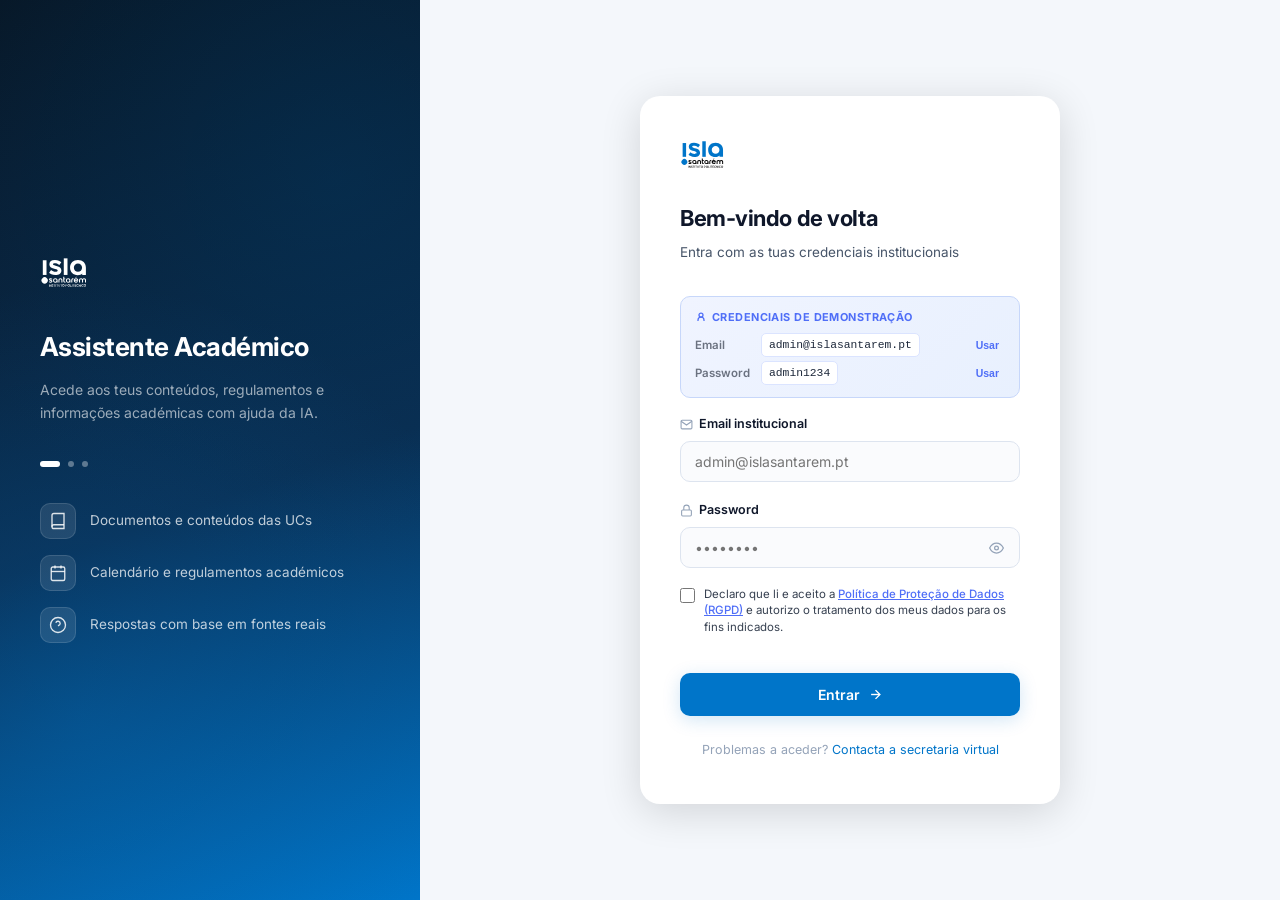
<file: frontend/index.html>
<!DOCTYPE html>
<html lang="pt">
<head>
  <meta charset="UTF-8" />
  <meta name="viewport" content="width=device-width, initial-scale=1.0" />
  <title>ISLA Santarém — Assistente Académico</title>
  <link rel="stylesheet" href="assets/css/style.css" />
  <style>
    /* ── Demo credentials box ── */
    .demo-creds {
      background: linear-gradient(135deg, #f0f4ff 0%, #e8f0fe 100%);
      border: 1px solid #c7d7fa;
      border-radius: 10px;
      padding: 12px 14px;
      margin-bottom: 16px;
      font-size: 0.82rem;
      color: #374151;
    }
    .demo-creds-title {
      font-weight: 700;
      font-size: 0.78rem;
      text-transform: uppercase;
      letter-spacing: .04em;
      color: #4f6ef7;
      margin-bottom: 7px;
      display: flex;
      align-items: center;
      gap: 5px;
    }
    .demo-creds-row {
      display: flex;
      align-items: center;
      gap: 6px;
      margin-bottom: 4px;
    }
    .demo-creds-row:last-child { margin-bottom: 0; }
    .demo-label {
      width: 60px;
      font-weight: 600;
      color: #6b7280;
      flex-shrink: 0;
    }
    .demo-val {
      font-family: 'Courier New', monospace;
      background: #fff;
      border: 1px solid #dbe4ff;
      border-radius: 5px;
      padding: 2px 7px;
      color: #1e293b;
      font-size: 0.81rem;
      cursor: pointer;
      transition: background .15s, border-color .15s;
      position: relative;
    }
    .demo-val:hover { background: #e8f0fe; border-color: #4f6ef7; }
    .demo-fill-btn {
      background: none;
      border: none;
      cursor: pointer;
      color: #4f6ef7;
      font-size: 0.75rem;
      font-weight: 600;
      padding: 2px 6px;
      border-radius: 4px;
      transition: background .15s;
      margin-left: auto;
    }
    .demo-fill-btn:hover { background: #dbe4ff; }

    /* ── GDPR popup ── */
    .gdpr-link {
      color: #4f6ef7;
      cursor: pointer;
      text-decoration: underline;
      font-weight: 500;
    }
    .gdpr-backdrop {
      display: none;
      position: fixed;
      inset: 0;
      background: rgba(0,0,0,.45);
      backdrop-filter: blur(3px);
      z-index: 9999;
      align-items: center;
      justify-content: center;
      padding: 16px;
    }
    .gdpr-backdrop.open { display: flex; }
    .gdpr-modal {
      background: #fff;
      border-radius: 16px;
      max-width: 520px;
      width: 100%;
      max-height: 85vh;
      overflow-y: auto;
      box-shadow: 0 24px 60px rgba(0,0,0,.18);
      animation: gdprIn .25s ease;
    }
    @keyframes gdprIn {
      from { transform: scale(.94) translateY(12px); opacity: 0; }
      to   { transform: scale(1)   translateY(0);    opacity: 1; }
    }
    .gdpr-modal-header {
      display: flex;
      align-items: center;
      justify-content: space-between;
      padding: 18px 20px 14px;
      border-bottom: 1px solid #e5e7eb;
      position: sticky;
      top: 0;
      background: #fff;
      border-radius: 16px 16px 0 0;
      z-index: 1;
    }
    .gdpr-modal-header h3 {
      font-size: 1rem;
      font-weight: 700;
      color: #111;
      margin: 0;
    }
    .gdpr-close {
      background: #f3f4f6;
      border: none;
      border-radius: 8px;
      cursor: pointer;
      width: 30px;
      height: 30px;
      display: flex;
      align-items: center;
      justify-content: center;
      color: #6b7280;
      font-size: 16px;
      transition: background .15s;
    }
    .gdpr-close:hover { background: #e5e7eb; color: #111; }
    .gdpr-modal-body {
      padding: 16px 20px 20px;
      font-size: 0.85rem;
      color: #374151;
      line-height: 1.65;
    }
    .gdpr-modal-body p { margin: 0 0 10px; }
    .gdpr-modal-body ul { margin: 6px 0 10px 16px; padding: 0; }
    .gdpr-modal-body li { margin-bottom: 4px; }
    .gdpr-modal-body strong { color: #111; }
    .gdpr-modal-footer {
      padding: 12px 20px 18px;
      border-top: 1px solid #e5e7eb;
    }
    .gdpr-accept-btn {
      width: 100%;
      background: linear-gradient(135deg, #4f6ef7, #7c5bf7);
      color: #fff;
      border: none;
      border-radius: 10px;
      padding: 11px;
      font-size: 0.9rem;
      font-weight: 600;
      cursor: pointer;
      transition: opacity .15s;
    }
    .gdpr-accept-btn:hover { opacity: .9; }

    /* consent row inside form */
    .consent-row {
      display: flex;
      align-items: flex-start;
      gap: 9px;
      font-size: 0.82rem;
      color: #374151;
      margin-bottom: 16px;
      line-height: 1.4;
    }
    .consent-row input[type=checkbox] {
      margin-top: 2px;
      flex-shrink: 0;
      width: 15px;
      height: 15px;
      accent-color: #4f6ef7;
      cursor: pointer;
    }
  </style>
</head>
<body class="login-body">

<!-- ── GDPR popup ── -->
<div class="gdpr-backdrop" id="gdprBackdrop" onclick="closeGdpr(event)">
  <div class="gdpr-modal" onclick="event.stopPropagation()">
    <div class="gdpr-modal-header">
      <h3>🛡️ Proteção de Dados Pessoais (RGPD)</h3>
      <button class="gdpr-close" onclick="closeGdpr()" aria-label="Fechar">✕</button>
    </div>
    <div class="gdpr-modal-body">
      <p><strong>Responsável pelo tratamento:</strong> ISLA Santarém — Instituto Superior de Línguas e Administração de Santarém.</p>
      <p><strong>Finalidade:</strong> Os dados recolhidos durante este teste (nome, email e conversas) são utilizados exclusivamente para fins de avaliação, melhoria e validação da aplicação ISLA Assistente Académico.</p>
      <p><strong>Base legal:</strong> Consentimento do titular dos dados (Art.º 6.º, n.º 1, al. a) do RGPD).</p>
      <p><strong>Os teus direitos incluem:</strong></p>
      <ul>
        <li>Acesso aos teus dados pessoais</li>
        <li>Retificação de dados incorretos</li>
        <li>Eliminação dos dados ("direito ao esquecimento")</li>
        <li>Portabilidade dos dados</li>
        <li>Retirada do consentimento a qualquer momento</li>
      </ul>
      <p><strong>Conservação:</strong> Os dados serão conservados durante o período de avaliação do projeto e eliminados após a sua conclusão.</p>
      <p><strong>Confidencialidade:</strong> Os dados tratados de forma confidencial e não serão partilhados com terceiros.</p>
      <p>Para exercer os teus direitos ou obter esclarecimentos, contacta o responsável pelo projeto académico.</p>
    </div>
    <div class="gdpr-modal-footer">
      <button class="gdpr-accept-btn" onclick="acceptGdpr()">Compreendi e Aceito</button>
    </div>
  </div>
</div>

<div class="login-layout">

  <!-- ── Left panel ── -->
  <div class="login-panel">
    <div class="login-panel-inner">
      <div class="login-panel-logo">
        <img src="assets/images/islasantarem-inverse.svg" alt="ISLA Santarém" />
      </div>
      <h1 class="login-panel-title">Assistente Académico</h1>
      <p class="login-panel-sub">Acede aos teus conteúdos, regulamentos e informações académicas com ajuda da IA.</p>
      <div class="login-panel-dots">
        <span></span><span></span><span></span>
      </div>
      <div class="login-panel-features">
        <div class="login-feature">
          <div class="login-feature-icon">
            <svg width="18" height="18" viewBox="0 0 24 24" fill="none" stroke="currentColor" stroke-width="1.8">
              <path d="M4 19.5A2.5 2.5 0 0 1 6.5 17H20"/><path d="M6.5 2H20v20H6.5A2.5 2.5 0 0 1 4 19.5v-15A2.5 2.5 0 0 1 6.5 2z"/>
            </svg>
          </div>
          <span>Documentos e conteúdos das UCs</span>
        </div>
        <div class="login-feature">
          <div class="login-feature-icon">
            <svg width="18" height="18" viewBox="0 0 24 24" fill="none" stroke="currentColor" stroke-width="1.8">
              <rect x="3" y="4" width="18" height="18" rx="2" ry="2"/><line x1="16" y1="2" x2="16" y2="6"/><line x1="8" y1="2" x2="8" y2="6"/><line x1="3" y1="10" x2="21" y2="10"/>
            </svg>
          </div>
          <span>Calendário e regulamentos académicos</span>
        </div>
        <div class="login-feature">
          <div class="login-feature-icon">
            <svg width="18" height="18" viewBox="0 0 24 24" fill="none" stroke="currentColor" stroke-width="1.8">
              <circle cx="12" cy="12" r="10"/><path d="M9.09 9a3 3 0 0 1 5.83 1c0 2-3 3-3 3"/><line x1="12" y1="17" x2="12.01" y2="17"/>
            </svg>
          </div>
          <span>Respostas com base em fontes reais</span>
        </div>
      </div>
    </div>
    <div class="login-panel-bg"></div>
  </div>

  <!-- ── Right / form ── -->
  <div class="login-form-side">
    <div class="login-card">

      <div class="login-card-header">
        <div class="login-card-logo">
          <img src="assets/images/islasantarem.svg" alt="ISLA Santarém" />
        </div>
        <h2>Bem-vindo de volta</h2>
        <p>Entra com as tuas credenciais institucionais</p>
      </div>

      <!-- Demo credentials box -->
      <div class="demo-creds">
        <div class="demo-creds-title">
          <svg width="12" height="12" viewBox="0 0 24 24" fill="none" stroke="currentColor" stroke-width="2.5"><circle cx="12" cy="8" r="4"/><path d="M6 20v-2a6 6 0 0 1 12 0v2"/></svg>
          Credenciais de demonstração
        </div>
        <div class="demo-creds-row">
          <span class="demo-label">Email</span>
          <span class="demo-val" onclick="fillEmail()" title="Clica para preencher">admin@islasantarem.pt</span>
          <button class="demo-fill-btn" onclick="fillEmail()">Usar</button>
        </div>
        <div class="demo-creds-row">
          <span class="demo-label">Password</span>
          <span class="demo-val" onclick="fillPass()" title="Clica para preencher">admin1234</span>
          <button class="demo-fill-btn" onclick="fillPass()">Usar</button>
        </div>
      </div>

      <form onsubmit="doLogin(event)" class="login-form">
        <div class="form-group">
          <label for="email">
            <svg width="13" height="13" viewBox="0 0 24 24" fill="none" stroke="currentColor" stroke-width="2">
              <path d="M4 4h16c1.1 0 2 .9 2 2v12c0 1.1-.9 2-2 2H4c-1.1 0-2-.9-2-2V6c0-1.1.9-2 2-2z"/><polyline points="22,6 12,13 2,6"/>
            </svg>
            Email institucional
          </label>
          <input type="email" id="email" placeholder="admin@islasantarem.pt" autocomplete="email" required />
        </div>

        <div class="form-group">
          <label for="password">
            <svg width="13" height="13" viewBox="0 0 24 24" fill="none" stroke="currentColor" stroke-width="2">
              <rect x="3" y="11" width="18" height="11" rx="2" ry="2"/><path d="M7 11V7a5 5 0 0 1 10 0v4"/>
            </svg>
            Password
          </label>
          <div class="input-password-wrap">
            <input type="password" id="password" placeholder="••••••••" autocomplete="current-password" required />
            <button type="button" class="toggle-pw" onclick="togglePw()" tabindex="-1" aria-label="Mostrar password">
              <svg id="eyeIcon" width="15" height="15" viewBox="0 0 24 24" fill="none" stroke="currentColor" stroke-width="2">
                <path d="M1 12s4-8 11-8 11 8 11 8-4 8-11 8-11-8-11-8z"/><circle cx="12" cy="12" r="3"/>
              </svg>
            </button>
          </div>
        </div>

        <!-- Consent row with GDPR popup link -->
        <div class="consent-row">
          <input type="checkbox" id="consentCheckbox" required />
          <label for="consentCheckbox">
            Declaro que li e aceito a
            <span class="gdpr-link" onclick="openGdpr()">Política de Proteção de Dados (RGPD)</span>
            e autorizo o tratamento dos meus dados para os fins indicados.
          </label>
        </div>

        <div id="loginError" class="login-error" style="display:none;"></div>

        <button type="submit" class="login-btn" id="loginBtn">
          <span id="loginBtnText">Entrar</span>
          <svg id="loginBtnArrow" width="15" height="15" viewBox="0 0 24 24" fill="none" stroke="currentColor" stroke-width="2.2">
            <line x1="5" y1="12" x2="19" y2="12"/><polyline points="12 5 19 12 12 19"/>
          </svg>
          <svg id="loginBtnSpinner" class="spinner hidden" width="16" height="16" viewBox="0 0 24 24" fill="none" stroke="currentColor" stroke-width="2.5">
            <path d="M21 12a9 9 0 1 1-6.219-8.56"/>
          </svg>
        </button>
      </form>

      <div class="login-footer">
        Problemas a aceder?
        <a href="https://secure.grupolusofona.pt/ulht/secretaria_virtual/" target="_blank">Contacta a secretaria virtual</a>
      </div>
    </div>
  </div>

</div>

<script>
/* ── GDPR popup ── */
function openGdpr() {
  document.getElementById('gdprBackdrop').classList.add('open');
  document.body.style.overflow = 'hidden';
}
function closeGdpr(e) {
  if (e && e.target !== document.getElementById('gdprBackdrop')) return;
  document.getElementById('gdprBackdrop').classList.remove('open');
  document.body.style.overflow = '';
}
function acceptGdpr() {
  document.getElementById('consentCheckbox').checked = true;
  document.getElementById('gdprBackdrop').classList.remove('open');
  document.body.style.overflow = '';
}

/* ── Demo credential fill ── */
function fillEmail() {
  document.getElementById('email').value = 'admin@islasantarem.pt';
}
function fillPass() {
  document.getElementById('password').value = 'admin1234';
}

/* ── Login ── */
async function doLogin(e) {
  e.preventDefault();
  const btn     = document.getElementById('loginBtn');
  const btnText = document.getElementById('loginBtnText');
  const arrow   = document.getElementById('loginBtnArrow');
  const spinner = document.getElementById('loginBtnSpinner');
  const email   = document.getElementById('email').value.trim();
  const pass    = document.getElementById('password').value;
  const err     = document.getElementById('loginError');

  btn.disabled = true;
  btnText.textContent = 'A entrar...';
  arrow.classList.add('hidden');
  spinner.classList.remove('hidden');
  err.style.display = 'none';

  try {
    const body = new URLSearchParams({ username: email, password: pass });
    const res  = await fetch('/api/auth/login', { method: 'POST', body });
    if (!res.ok) {
      const data = await res.json().catch(() => ({}));
      throw new Error(data.detail || 'Credenciais inválidas');
    }
    const data = await res.json();
    localStorage.setItem('token', data.access_token);
    localStorage.setItem('user', JSON.stringify({ name: data.name, role: data.role, id: data.user_id }));
    btn.classList.add('login-btn--success');
    btnText.textContent = 'A redirecionar...';
    setTimeout(() => window.location.href = 'chat.html', 400);
  } catch (ex) {
    err.textContent = ex.message;
    err.style.display = 'flex';
    btn.disabled = false;
    btnText.textContent = 'Entrar';
    arrow.classList.remove('hidden');
    spinner.classList.add('hidden');
    document.getElementById('password').value = '';
  }
}

function togglePw() {
  const input = document.getElementById('password');
  const icon  = document.getElementById('eyeIcon');
  if (input.type === 'password') {
    input.type = 'text';
    icon.innerHTML = '<path d="M17.94 17.94A10.07 10.07 0 0 1 12 20c-7 0-11-8-11-8a18.45 18.45 0 0 1 5.06-5.94M9.9 4.24A9.12 9.12 0 0 1 12 4c7 0 11 8 11 8a18.5 18.5 0 0 1-2.16 3.19m-6.72-1.07a3 3 0 1 1-4.24-4.24"/><line x1="1" y1="1" x2="23" y2="23"/>';
  } else {
    input.type = 'password';
    icon.innerHTML = '<path d="M1 12s4-8 11-8 11 8 11 8-4 8-11 8-11-8-11-8z"/><circle cx="12" cy="12" r="3"/>';
  }
}
</script>

</body>
</html>
</file>
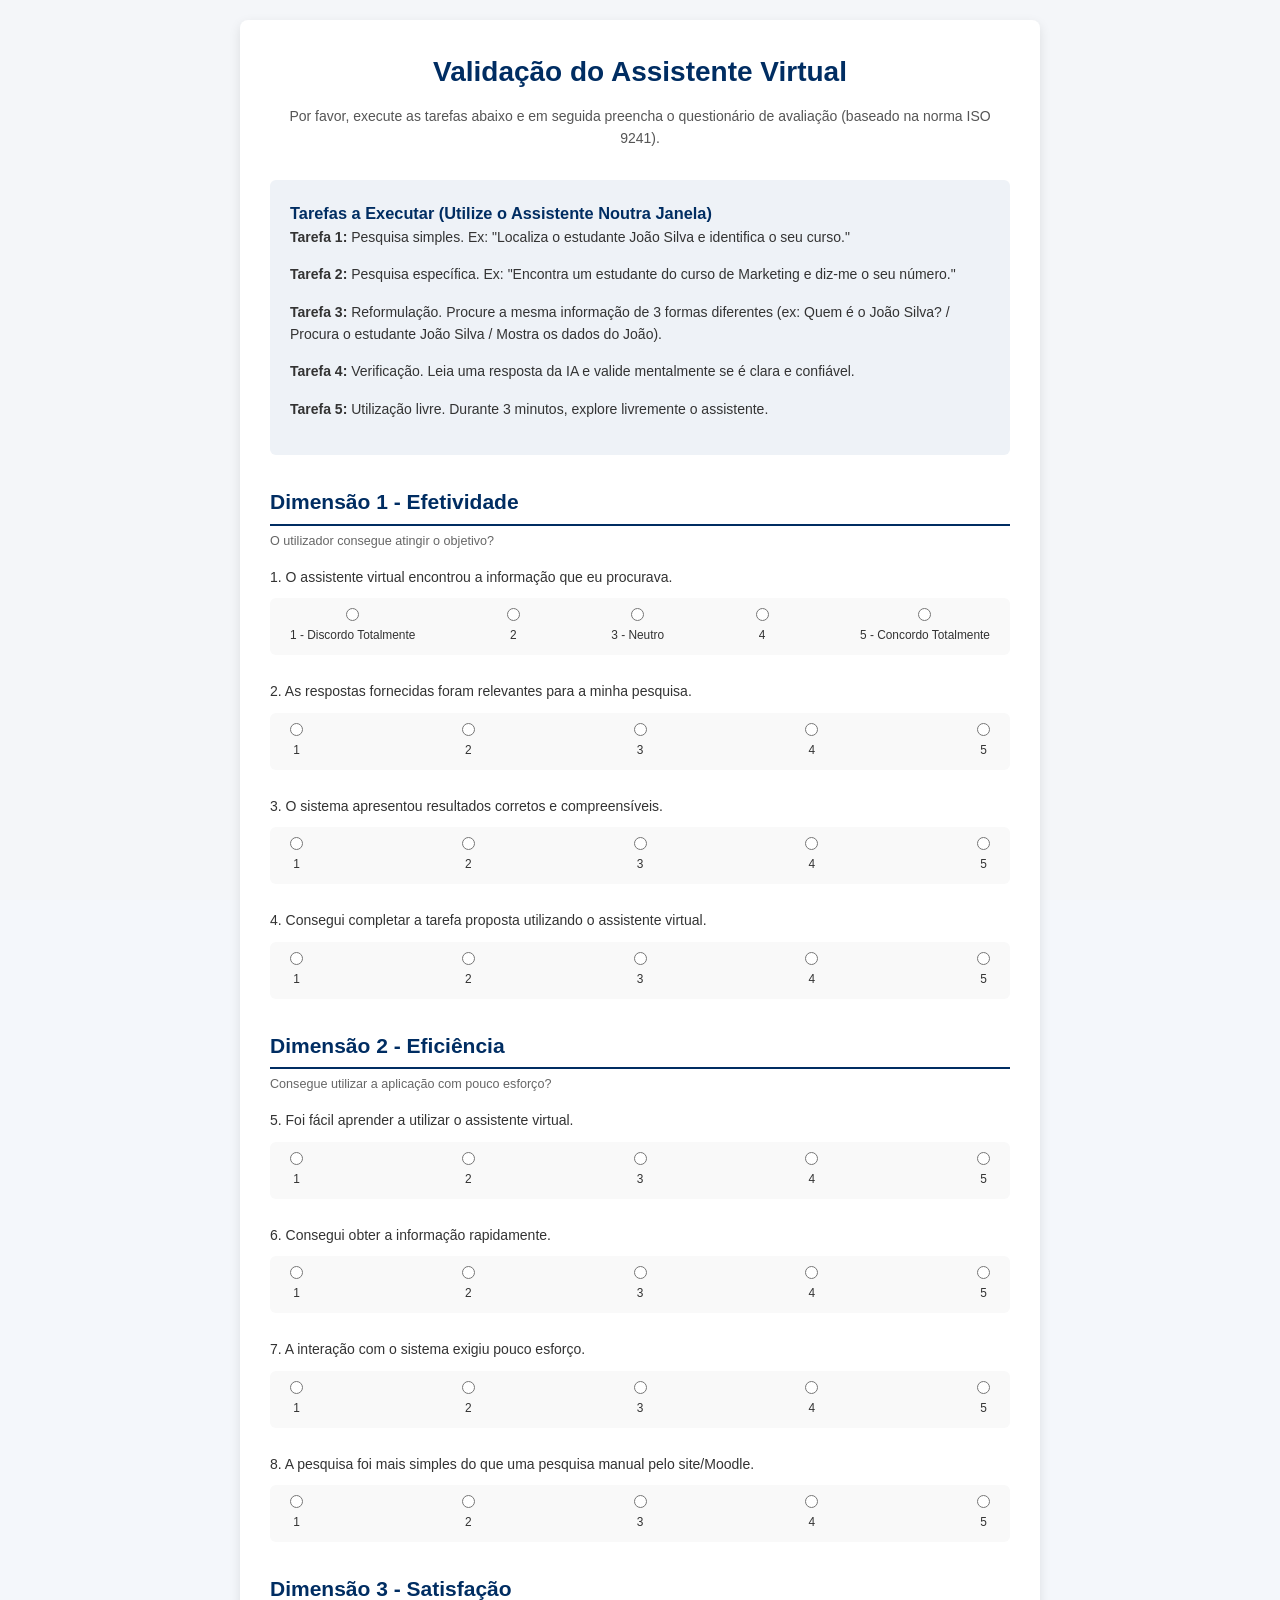
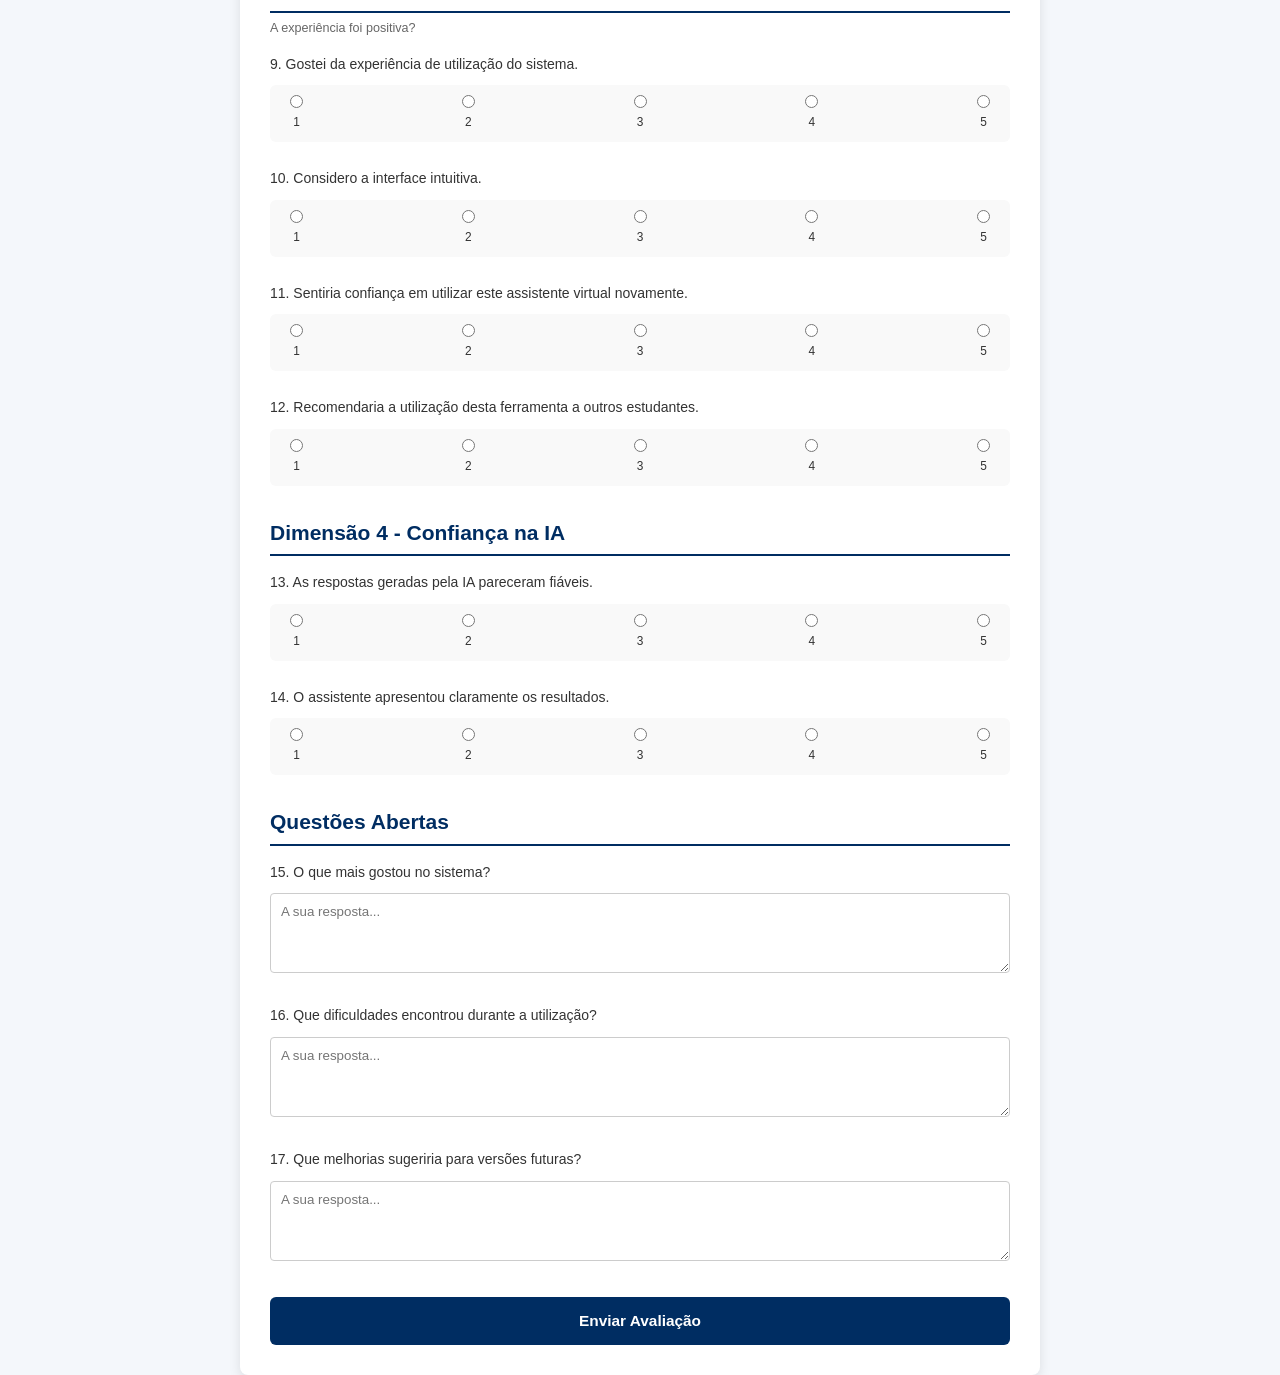
<file: frontend/avaliacao.html>
<!DOCTYPE html>
<html lang="pt">

<head>
  <meta charset="UTF-8" />
  <meta name="viewport" content="width=device-width, initial-scale=1.0" />
  <title>ISLA Santarém — Avaliação do Assistente</title>
  <link rel="stylesheet" href="assets/css/style.css" />
  <style>
    body {
      background-color: #f4f6f9;
      color: #333;
      font-family: -apple-system, BlinkMacSystemFont, "Segoe UI", Roboto, Helvetica, Arial, sans-serif;
      padding: 20px;
    }

    .container {
      max-width: 800px;
      margin: 0 auto;
      background: #fff;
      padding: 30px;
      border-radius: 8px;
      box-shadow: 0 4px 12px rgba(0, 0, 0, 0.1);
    }

    h1,
    h2,
    h3 {
      color: #002d62;
      /* ISLA primary color approximation */
    }

    h1 {
      text-align: center;
      margin-bottom: 10px;
    }

    .intro {
      text-align: center;
      color: #555;
      margin-bottom: 30px;
    }

    .section-title {
      border-bottom: 2px solid #002d62;
      padding-bottom: 5px;
      margin-top: 30px;
      margin-bottom: 15px;
    }

    .task-list {
      background: #eef2f7;
      padding: 20px;
      border-radius: 6px;
      margin-bottom: 30px;
    }

    .task-list h3 {
      margin-top: 0;
    }

    .task-item {
      margin-bottom: 15px;
    }

    .question-group {
      margin-bottom: 25px;
    }

    .question-text {
      font-weight: 500;
      margin-bottom: 10px;
      display: block;
    }

    .likert-scale {
      display: flex;
      justify-content: space-between;
      background: #f9f9f9;
      padding: 10px 20px;
      border-radius: 6px;
      align-items: center;
    }

    .likert-scale label {
      display: flex;
      flex-direction: column;
      align-items: center;
      cursor: pointer;
      font-size: 0.85rem;
    }

    .likert-scale input {
      margin-bottom: 5px;
      cursor: pointer;
    }

    textarea {
      width: 100%;
      height: 80px;
      padding: 10px;
      border: 1px solid #ccc;
      border-radius: 4px;
      resize: vertical;
      font-family: inherit;
    }

    .submit-btn {
      display: block;
      width: 100%;
      padding: 15px;
      background: #002d62;
      color: #fff;
      border: none;
      border-radius: 6px;
      font-size: 1.1rem;
      font-weight: bold;
      cursor: pointer;
      margin-top: 30px;
      transition: background 0.2s;
    }

    .submit-btn:hover {
      background: #00408c;
    }

    .success-msg {
      display: none;
      background: #d4edda;
      color: #155724;
      padding: 20px;
      border-radius: 6px;
      text-align: center;
      margin-top: 20px;
    }
  </style>
</head>

<body>

  <div class="container">
    <h1>Validação do Assistente Virtual</h1>
    <p class="intro">Por favor, execute as tarefas abaixo e em seguida preencha o questionário de avaliação (baseado na
      norma ISO 9241).</p>

    <div class="task-list">
      <h3>Tarefas a Executar (Utilize o Assistente Noutra Janela)</h3>
      <div class="task-item"><strong>Tarefa 1:</strong> Pesquisa simples. Ex: "Localiza o estudante João Silva e
        identifica o seu curso."</div>
      <div class="task-item"><strong>Tarefa 2:</strong> Pesquisa específica. Ex: "Encontra um estudante do curso de
        Marketing e diz-me o seu número."</div>
      <div class="task-item"><strong>Tarefa 3:</strong> Reformulação. Procure a mesma informação de 3 formas diferentes
        (ex: Quem é o João Silva? / Procura o estudante João Silva / Mostra os dados do João).</div>
      <div class="task-item"><strong>Tarefa 4:</strong> Verificação. Leia uma resposta da IA e valide mentalmente se é
        clara e confiável.</div>
      <div class="task-item"><strong>Tarefa 5:</strong> Utilização livre. Durante 3 minutos, explore livremente o
        assistente.</div>
    </div>

    <form id="evaluationForm" onsubmit="submitForm(event)">

      <h2 class="section-title">Dimensão 1 - Efetividade</h2>
      <p style="font-size: 0.9rem; color: #666; margin-top: -10px; margin-bottom: 15px;">O utilizador consegue atingir o
        objetivo?</p>

      <div class="question-group">
        <label class="question-text">1. O assistente virtual encontrou a informação que eu procurava.</label>
        <div class="likert-scale">
          <label><input type="radio" name="q1" value="1" required>1 - Discordo Totalmente</label>
          <label><input type="radio" name="q1" value="2">2</label>
          <label><input type="radio" name="q1" value="3">3 - Neutro</label>
          <label><input type="radio" name="q1" value="4">4</label>
          <label><input type="radio" name="q1" value="5">5 - Concordo Totalmente</label>
        </div>
      </div>
      <div class="question-group">
        <label class="question-text">2. As respostas fornecidas foram relevantes para a minha pesquisa.</label>
        <div class="likert-scale">
          <label><input type="radio" name="q2" value="1" required>1</label>
          <label><input type="radio" name="q2" value="2">2</label>
          <label><input type="radio" name="q2" value="3">3</label>
          <label><input type="radio" name="q2" value="4">4</label>
          <label><input type="radio" name="q2" value="5">5</label>
        </div>
      </div>
      <div class="question-group">
        <label class="question-text">3. O sistema apresentou resultados corretos e compreensíveis.</label>
        <div class="likert-scale">
          <label><input type="radio" name="q3" value="1" required>1</label>
          <label><input type="radio" name="q3" value="2">2</label>
          <label><input type="radio" name="q3" value="3">3</label>
          <label><input type="radio" name="q3" value="4">4</label>
          <label><input type="radio" name="q3" value="5">5</label>
        </div>
      </div>
      <div class="question-group">
        <label class="question-text">4. Consegui completar a tarefa proposta utilizando o assistente virtual.</label>
        <div class="likert-scale">
          <label><input type="radio" name="q4" value="1" required>1</label>
          <label><input type="radio" name="q4" value="2">2</label>
          <label><input type="radio" name="q4" value="3">3</label>
          <label><input type="radio" name="q4" value="4">4</label>
          <label><input type="radio" name="q4" value="5">5</label>
        </div>
      </div>

      <h2 class="section-title">Dimensão 2 - Eficiência</h2>
      <p style="font-size: 0.9rem; color: #666; margin-top: -10px; margin-bottom: 15px;">Consegue utilizar a aplicação
        com pouco esforço?</p>

      <div class="question-group">
        <label class="question-text">5. Foi fácil aprender a utilizar o assistente virtual.</label>
        <div class="likert-scale">
          <label><input type="radio" name="q5" value="1" required>1</label>
          <label><input type="radio" name="q5" value="2">2</label>
          <label><input type="radio" name="q5" value="3">3</label>
          <label><input type="radio" name="q5" value="4">4</label>
          <label><input type="radio" name="q5" value="5">5</label>
        </div>
      </div>
      <div class="question-group">
        <label class="question-text">6. Consegui obter a informação rapidamente.</label>
        <div class="likert-scale">
          <label><input type="radio" name="q6" value="1" required>1</label>
          <label><input type="radio" name="q6" value="2">2</label>
          <label><input type="radio" name="q6" value="3">3</label>
          <label><input type="radio" name="q6" value="4">4</label>
          <label><input type="radio" name="q6" value="5">5</label>
        </div>
      </div>
      <div class="question-group">
        <label class="question-text">7. A interação com o sistema exigiu pouco esforço.</label>
        <div class="likert-scale">
          <label><input type="radio" name="q7" value="1" required>1</label>
          <label><input type="radio" name="q7" value="2">2</label>
          <label><input type="radio" name="q7" value="3">3</label>
          <label><input type="radio" name="q7" value="4">4</label>
          <label><input type="radio" name="q7" value="5">5</label>
        </div>
      </div>
      <div class="question-group">
        <label class="question-text">8. A pesquisa foi mais simples do que uma pesquisa manual pelo site/Moodle.</label>
        <div class="likert-scale">
          <label><input type="radio" name="q8" value="1" required>1</label>
          <label><input type="radio" name="q8" value="2">2</label>
          <label><input type="radio" name="q8" value="3">3</label>
          <label><input type="radio" name="q8" value="4">4</label>
          <label><input type="radio" name="q8" value="5">5</label>
        </div>
      </div>

      <h2 class="section-title">Dimensão 3 - Satisfação</h2>
      <p style="font-size: 0.9rem; color: #666; margin-top: -10px; margin-bottom: 15px;">A experiência foi positiva?</p>

      <div class="question-group">
        <label class="question-text">9. Gostei da experiência de utilização do sistema.</label>
        <div class="likert-scale">
          <label><input type="radio" name="q9" value="1" required>1</label>
          <label><input type="radio" name="q9" value="2">2</label>
          <label><input type="radio" name="q9" value="3">3</label>
          <label><input type="radio" name="q9" value="4">4</label>
          <label><input type="radio" name="q9" value="5">5</label>
        </div>
      </div>
      <div class="question-group">
        <label class="question-text">10. Considero a interface intuitiva.</label>
        <div class="likert-scale">
          <label><input type="radio" name="q10" value="1" required>1</label>
          <label><input type="radio" name="q10" value="2">2</label>
          <label><input type="radio" name="q10" value="3">3</label>
          <label><input type="radio" name="q10" value="4">4</label>
          <label><input type="radio" name="q10" value="5">5</label>
        </div>
      </div>
      <div class="question-group">
        <label class="question-text">11. Sentiria confiança em utilizar este assistente virtual novamente.</label>
        <div class="likert-scale">
          <label><input type="radio" name="q11" value="1" required>1</label>
          <label><input type="radio" name="q11" value="2">2</label>
          <label><input type="radio" name="q11" value="3">3</label>
          <label><input type="radio" name="q11" value="4">4</label>
          <label><input type="radio" name="q11" value="5">5</label>
        </div>
      </div>
      <div class="question-group">
        <label class="question-text">12. Recomendaria a utilização desta ferramenta a outros estudantes.</label>
        <div class="likert-scale">
          <label><input type="radio" name="q12" value="1" required>1</label>
          <label><input type="radio" name="q12" value="2">2</label>
          <label><input type="radio" name="q12" value="3">3</label>
          <label><input type="radio" name="q12" value="4">4</label>
          <label><input type="radio" name="q12" value="5">5</label>
        </div>
      </div>

      <h2 class="section-title">Dimensão 4 - Confiança na IA</h2>

      <div class="question-group">
        <label class="question-text">13. As respostas geradas pela IA pareceram fiáveis.</label>
        <div class="likert-scale">
          <label><input type="radio" name="q13" value="1" required>1</label>
          <label><input type="radio" name="q13" value="2">2</label>
          <label><input type="radio" name="q13" value="3">3</label>
          <label><input type="radio" name="q13" value="4">4</label>
          <label><input type="radio" name="q13" value="5">5</label>
        </div>
      </div>
      <div class="question-group">
        <label class="question-text">14. O assistente apresentou claramente os resultados.</label>
        <div class="likert-scale">
          <label><input type="radio" name="q14" value="1" required>1</label>
          <label><input type="radio" name="q14" value="2">2</label>
          <label><input type="radio" name="q14" value="3">3</label>
          <label><input type="radio" name="q14" value="4">4</label>
          <label><input type="radio" name="q14" value="5">5</label>
        </div>
      </div>

      <h2 class="section-title">Questões Abertas</h2>

      <div class="question-group">
        <label class="question-text">15. O que mais gostou no sistema?</label>
        <textarea name="q15" placeholder="A sua resposta..." required></textarea>
      </div>
      <div class="question-group">
        <label class="question-text">16. Que dificuldades encontrou durante a utilização?</label>
        <textarea name="q16" placeholder="A sua resposta..." required></textarea>
      </div>
      <div class="question-group">
        <label class="question-text">17. Que melhorias sugeriria para versões futuras?</label>
        <textarea name="q17" placeholder="A sua resposta..." required></textarea>
      </div>

      <button type="submit" class="submit-btn" id="submitBtn">Enviar Avaliação</button>
      <div id="successMsg" class="success-msg">
        <strong>Obrigado!</strong> A sua avaliação foi registada com sucesso.
      </div>
    </form>
  </div>

  <script>
    function submitForm(e) {
      e.preventDefault();
      // In a real scenario, this would send data to the backend via fetch()
      // For the validation test, simulating success:
      const btn = document.getElementById('submitBtn');
      btn.style.display = 'none';
      document.getElementById('successMsg').style.display = 'block';

      // Optionally log the form data
      const formData = new FormData(e.target);
      const results = Object.fromEntries(formData.entries());
      console.log("Evaluation Results:", results);
    }
  </script>

</body>

</html>
</file>
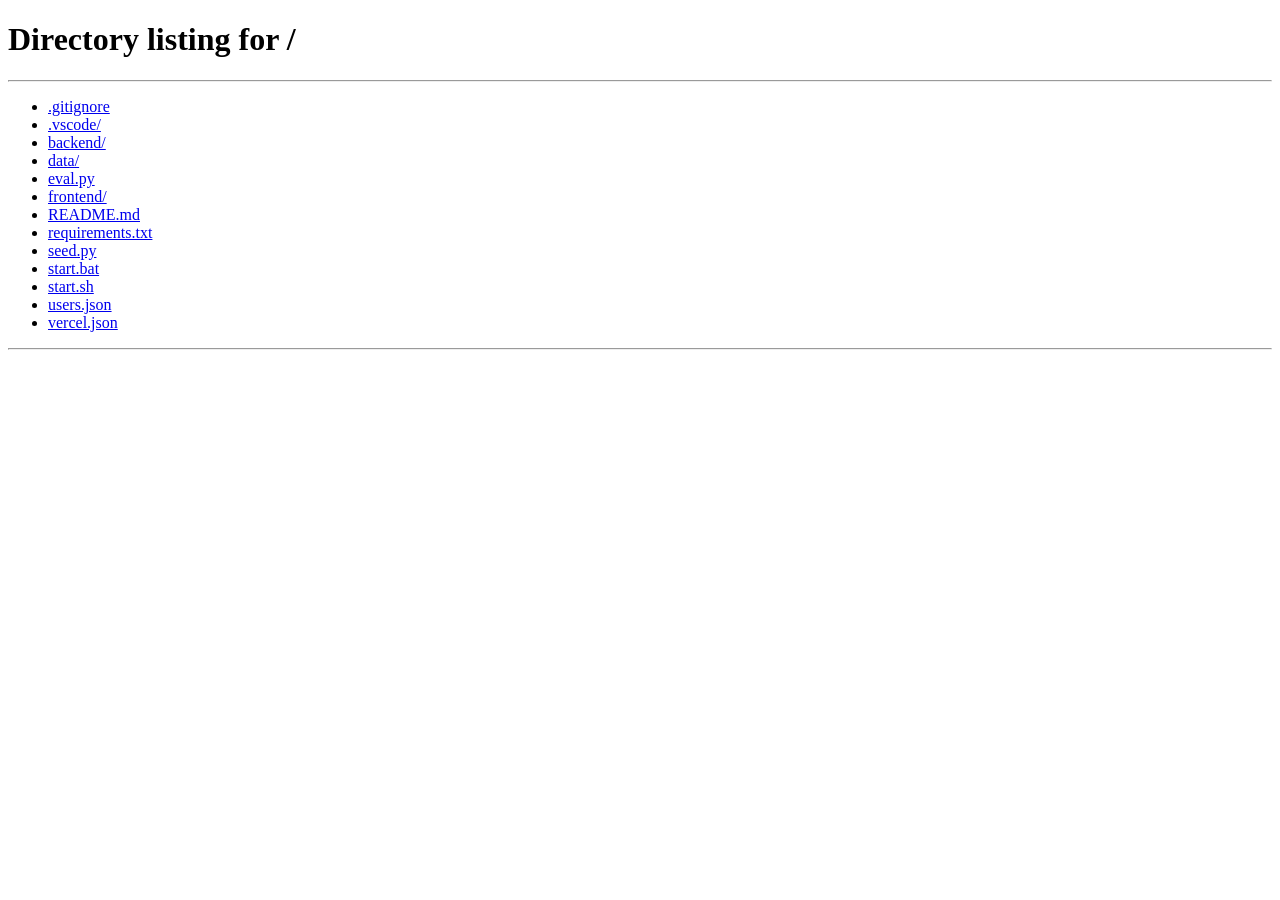
<file: frontend/secretaria.html>
<!DOCTYPE html>
<html lang="pt">
<head>
  <meta charset="UTF-8" />
  <meta name="viewport" content="width=device-width, initial-scale=1.0" />
  <title>ISLA Santarém — Secretaria Virtual</title>
  <link rel="stylesheet" href="assets/css/style.css" />
  <script>if(localStorage.getItem('darkMode')==='1')document.documentElement.setAttribute('data-dark','1');</script>
  <style>
    /* ── Secretaria-specific overrides ── */
    .sec-badge {
      display: inline-flex;
      align-items: center;
      gap: 5px;
      padding: 3px 10px;
      border-radius: 20px;
      font-size: 11px;
      font-weight: 600;
      letter-spacing: .03em;
    }
    .sec-badge.docs  { background: #e8f5e9; color: #2e7d32; }
    .sec-badge.web   { background: #e3f2fd; color: #1565c0; }
    .sec-badge.geral { background: #f3e5f5; color: #6a1b9a; }
    [data-dark] .sec-badge.docs  { background: #1b3a1f; color: #81c784; }
    [data-dark] .sec-badge.web   { background: #0d2137; color: #64b5f6; }
    [data-dark] .sec-badge.geral { background: #2d1b3d; color: #ce93d8; }

    .source-pill {
      display: inline-flex;
      align-items: center;
      gap: 4px;
      padding: 2px 8px;
      border-radius: 12px;
      font-size: 11px;
      background: var(--bg-elevated, #f0f2f5);
      color: var(--text-muted, #666);
      margin-top: 6px;
      margin-right: 4px;
    }
    [data-dark] .source-pill { background: #2a2d35; color: #aaa; }

    .sec-topbar-title {
      display: flex;
      align-items: center;
      gap: 8px;
      font-weight: 600;
      font-size: 14px;
      color: var(--text-primary, #1a1a2e);
    }
    [data-dark] .sec-topbar-title { color: #e8e9f0; }
    .sec-topbar-icon {
      width: 28px; height: 28px;
      background: linear-gradient(135deg, #1565c0, #0d47a1);
      border-radius: 8px;
      display: flex; align-items: center; justify-content: center;
    }
    .sec-topbar-icon svg { color: #fff; }

    .sec-welcome {
      display: flex;
      flex-direction: column;
      align-items: center;
      justify-content: center;
      height: 100%;
      gap: 20px;
      padding: 40px 20px;
      text-align: center;
    }
    .sec-welcome-icon {
      width: 64px; height: 64px;
      background: linear-gradient(135deg, #1565c0, #0d47a1);
      border-radius: 20px;
      display: flex; align-items: center; justify-content: center;
    }
    .sec-welcome-icon svg { color: #fff; }
    .sec-welcome h2 {
      font-size: 22px;
      font-weight: 700;
      color: var(--text-primary, #1a1a2e);
      margin: 0;
    }
    [data-dark] .sec-welcome h2 { color: #e8e9f0; }
    .sec-welcome p {
      font-size: 14px;
      color: var(--text-muted, #666);
      max-width: 420px;
      line-height: 1.6;
      margin: 0;
    }
    .sec-suggestions {
      display: flex;
      flex-wrap: wrap;
      gap: 8px;
      justify-content: center;
      max-width: 520px;
    }
    .sec-suggestion {
      padding: 8px 14px;
      border-radius: 20px;
      border: 1px solid var(--border, #e2e4e9);
      background: var(--bg-card, #fff);
      color: var(--text-primary, #1a1a2e);
      font-size: 13px;
      cursor: pointer;
      transition: all .15s;
    }
    .sec-suggestion:hover {
      border-color: #1565c0;
      color: #1565c0;
      background: #e3f2fd;
    }
    [data-dark] .sec-suggestion {
      background: #1e2130; border-color: #333; color: #c8cadf;
    }
    [data-dark] .sec-suggestion:hover {
      border-color: #64b5f6; color: #64b5f6; background: #0d2137;
    }

    .web-indicator {
      display: inline-flex;
      align-items: center;
      gap: 5px;
      font-size: 11px;
      color: #1565c0;
      margin-top: 4px;
    }
    [data-dark] .web-indicator { color: #64b5f6; }
  </style>
</head>
<body>

<div class="app">

  <!-- ═══════════ SIDEBAR ═══════════ -->
  <aside class="sidebar" id="sidebar">

    <div class="sidebar-header">
      <div class="sidebar-logo">
        <img src="assets/images/islasantarem-inverse.svg" alt="ISLA Santarém" />
      </div>
      <div class="sidebar-tagline">Secretaria Virtual</div>
      <button class="new-chat-btn" onclick="newChat()">
        <svg width="14" height="14" viewBox="0 0 24 24" fill="none" stroke="currentColor" stroke-width="2.4">
          <path d="M12 5v14M5 12h14"/>
        </svg>
        <span class="new-chat-btn-text">Nova Conversa</span>
      </button>
    </div>

    <div class="history-scroll" id="historyScroll">
      <div id="historyList">
        <div class="history-empty">A carregar...</div>
      </div>
    </div>

    <div class="sidebar-footer">
      <!-- Nav links -->
      <div style="padding: 8px 12px; border-bottom: 1px solid var(--border, #e2e4e9);">
        <a href="/chat.html" style="display:flex;align-items:center;gap:8px;font-size:12px;color:var(--text-muted,#666);text-decoration:none;padding:6px 0;">
          <svg width="14" height="14" viewBox="0 0 24 24" fill="none" stroke="currentColor" stroke-width="2">
            <path d="M4 19.5A2.5 2.5 0 0 1 6.5 17H20"/><path d="M6.5 2H20v20H6.5A2.5 2.5 0 0 1 4 19.5v-15A2.5 2.5 0 0 1 6.5 2z"/>
          </svg>
          Assistente Académico
        </a>
      </div>
      <div class="user-profile">
        <div class="avatar" id="userAvatar">?</div>
        <div class="user-info">
          <div class="user-name" id="userName">...</div>
          <div class="user-role" id="userRole">Estudante</div>
        </div>
        <button onclick="logout()" title="Terminar sessão" class="logout-btn">
          <svg width="15" height="15" viewBox="0 0 24 24" fill="none" stroke="currentColor" stroke-width="2">
            <path d="M9 21H5a2 2 0 0 1-2-2V5a2 2 0 0 1 2-2h4"/>
            <polyline points="16 17 21 12 16 7"/>
            <line x1="21" y1="12" x2="9" y2="12"/>
          </svg>
        </button>
      </div>
    </div>

  </aside>

  <!-- Sidebar overlay (mobile) -->
  <div class="sidebar-overlay" id="sidebarOverlay" onclick="toggleSidebar()"></div>

  <!-- ═══════════ MAIN ═══════════ -->
  <main class="main">

    <!-- Topbar -->
    <header class="topbar">
      <div class="topbar-left">
        <button class="menu-btn" onclick="toggleSidebar()" aria-label="Menu">
          <svg width="18" height="18" viewBox="0 0 24 24" fill="none" stroke="currentColor" stroke-width="2">
            <line x1="3" y1="7" x2="21" y2="7"/><line x1="3" y1="12" x2="21" y2="12"/><line x1="3" y1="17" x2="21" y2="17"/>
          </svg>
        </button>
        <div class="topbar-brand">
          <img src="assets/images/islasantarem.svg" alt="ISLA" class="topbar-logo" />
        </div>
        <div class="sec-topbar-title">
          <div class="sec-topbar-icon">
            <svg width="14" height="14" viewBox="0 0 24 24" fill="none" stroke="currentColor" stroke-width="2">
              <rect x="2" y="7" width="20" height="14" rx="2"/><path d="M16 7V5a2 2 0 0 0-2-2h-4a2 2 0 0 0-2 2v2"/>
            </svg>
          </div>
          Secretaria Virtual
        </div>
      </div>

      <div class="topbar-right">
        <!-- Dark mode toggle -->
        <button class="topbar-btn" id="darkModeBtn" onclick="toggleDark()" title="Modo escuro">
          <svg id="darkIcon" width="15" height="15" viewBox="0 0 24 24" fill="none" stroke="currentColor" stroke-width="2">
            <path d="M21 12.79A9 9 0 1 1 11.21 3 7 7 0 0 0 21 12.79z"/>
          </svg>
        </button>
      </div>
    </header>

    <!-- Messages -->
    <div class="messages" id="messages">
      <!-- Welcome state (shown when no session active) -->
      <div class="sec-welcome" id="welcomeView">
        <div class="sec-welcome-icon">
          <svg width="30" height="30" viewBox="0 0 24 24" fill="none" stroke="currentColor" stroke-width="1.8">
            <rect x="2" y="7" width="20" height="14" rx="2"/><path d="M16 7V5a2 2 0 0 0-2-2h-4a2 2 0 0 0-2 2v2"/>
            <line x1="12" y1="12" x2="12" y2="16"/><line x1="10" y1="14" x2="14" y2="14"/>
          </svg>
        </div>
        <h2>Secretaria Virtual ISLA</h2>
        <p>Obtém ajuda com matrículas, propinas, bolsas, calendário académico, certidões e muito mais.</p>
        <div class="sec-suggestions">
          <button class="sec-suggestion" onclick="suggest('Quais são as datas de matrícula?')">Datas de matrícula</button>
          <button class="sec-suggestion" onclick="suggest('Como posso pagar as propinas?')">Pagamento de propinas</button>
          <button class="sec-suggestion" onclick="suggest('Como requerer uma certidão?')">Certidões</button>
          <button class="sec-suggestion" onclick="suggest('Que bolsas de estudo estão disponíveis?')">Bolsas de estudo</button>
          <button class="sec-suggestion" onclick="suggest('Qual é o calendário académico?')">Calendário académico</button>
          <button class="sec-suggestion" onclick="suggest('Como posso contactar a secretaria?')">Contactar secretaria</button>
          <button class="sec-suggestion" onclick="suggest('Quais são os documentos necessários para a candidatura?')">Candidatura</button>
          <button class="sec-suggestion" onclick="suggest('Como funciona o regime de equivalências?')">Equivalências</button>
        </div>
      </div>
      <!-- Chat messages rendered here -->
      <div id="msgList" style="display:none"></div>
    </div>

    <!-- Typing indicator -->
    <div class="typing-indicator" id="typingIndicator" style="display:none">
      <div class="typing-dot"></div>
      <div class="typing-dot"></div>
      <div class="typing-dot"></div>
    </div>

    <!-- Input bar -->
    <div class="input-area">
      <div class="input-wrap" id="inputWrap">
        <textarea
          id="messageInput"
          class="message-input"
          placeholder="Faz uma pergunta à secretaria..."
          rows="1"
          onkeydown="handleKey(event)"
          oninput="autoResize(this)"
        ></textarea>
        <button class="send-btn" id="sendBtn" onclick="sendMessage()" title="Enviar (Enter)">
          <svg width="16" height="16" viewBox="0 0 24 24" fill="none" stroke="currentColor" stroke-width="2.2">
            <line x1="22" y1="2" x2="11" y2="13"/><polygon points="22 2 15 22 11 13 2 9 22 2"/>
          </svg>
        </button>
      </div>
      <div class="input-footer">
        <span style="font-size:11px; color:var(--text-muted,#999);">
          As respostas são geradas por IA — confirma informações importantes com a secretaria.
        </span>
      </div>
    </div>

  </main>
</div>

<script>
/* ── State ── */
const API   = '/api';
let token   = localStorage.getItem('token') || '';
let user    = null;
let sessions = [];
let currentSessionId = null;
let isStreaming       = false;
let activeStream      = null;

/* ── Auth ── */
async function init() {
  if (!token) { window.location.href = '/'; return; }
  try {
    const r = await apiFetch('/auth/me');
    if (!r.ok) throw new Error();
    user = await r.json();
    document.getElementById('userName').textContent  = user.name;
    document.getElementById('userAvatar').textContent = user.name.charAt(0).toUpperCase();
    const roleMap = { admin: 'Administrador', instructor: 'Docente', secretaria: 'Secretaria', student: 'Estudante' };
    document.getElementById('userRole').textContent = roleMap[user.role] || user.role;
  } catch {
    localStorage.removeItem('token');
    window.location.href = '/';
    return;
  }
  await loadSessions();
}

function logout() {
  localStorage.removeItem('token');
  window.location.href = '/';
}

function apiFetch(path, opts = {}) {
  opts.headers = { ...(opts.headers || {}), 'Authorization': `Bearer ${token}` };
  if (opts.body && typeof opts.body === 'object' && !(opts.body instanceof FormData)) {
    opts.headers['Content-Type'] = 'application/json';
    opts.body = JSON.stringify(opts.body);
  }
  return fetch(API + path, opts);
}

/* ── Sessions ── */
async function loadSessions() {
  const r = await apiFetch('/secretaria/sessions');
  if (!r.ok) return;
  sessions = await r.json();
  renderHistory();
}

function renderHistory() {
  const list = document.getElementById('historyList');
  if (!sessions.length) {
    list.innerHTML = '<div class="history-empty">Sem conversas anteriores</div>';
    return;
  }
  list.innerHTML = sessions.map(s => `
    <div class="session-item ${s.id === currentSessionId ? 'active' : ''}" onclick="loadSession(${s.id})" id="sess-${s.id}">
      <div class="session-title">${escHtml(s.title || 'Conversa')}</div>
      <div class="session-meta">${fmtDate(s.updated_at)}</div>
      <div class="session-actions">
        <button class="session-action-btn" onclick="event.stopPropagation(); deleteSession(${s.id})" title="Apagar">
          <svg width="11" height="11" viewBox="0 0 24 24" fill="none" stroke="currentColor" stroke-width="2">
            <polyline points="3 6 5 6 21 6"/><path d="M19 6l-1 14a2 2 0 0 1-2 2H8a2 2 0 0 1-2-2L5 6"/>
            <path d="M10 11v6M14 11v6"/><path d="M9 6V4h6v2"/>
          </svg>
        </button>
      </div>
    </div>
  `).join('');
}

async function loadSession(id) {
  currentSessionId = id;
  renderHistory();
  const r = await apiFetch(`/secretaria/sessions/${id}/messages`);
  if (!r.ok) return;
  const msgs = await r.json();
  showMsgList();
  const list = document.getElementById('msgList');
  list.innerHTML = '';
  msgs.forEach(m => appendMessage(m.role, m.content, m.sources || [], false));
  scrollToBottom();
}

async function deleteSession(id) {
  if (!confirm('Apagar esta conversa?')) return;
  await apiFetch(`/secretaria/sessions/${id}`, { method: 'DELETE' });
  if (currentSessionId === id) newChat();
  await loadSessions();
}

function newChat() {
  currentSessionId = null;
  document.getElementById('msgList').innerHTML = '';
  document.getElementById('msgList').style.display = 'none';
  document.getElementById('welcomeView').style.display = 'flex';
  renderHistory();
}

/* ── Messaging ── */
function suggest(text) {
  document.getElementById('messageInput').value = text;
  sendMessage();
}

function handleKey(e) {
  if (e.key === 'Enter' && !e.shiftKey) { e.preventDefault(); sendMessage(); }
}

function autoResize(el) {
  el.style.height = 'auto';
  el.style.height = Math.min(el.scrollHeight, 180) + 'px';
}

async function sendMessage() {
  if (isStreaming) return;
  const input = document.getElementById('messageInput');
  const question = input.value.trim();
  if (!question) return;

  input.value = '';
  input.style.height = 'auto';
  showMsgList();
  appendMessage('user', question, [], false);
  setStreaming(true);

  const typingEl = document.getElementById('typingIndicator');
  typingEl.style.display = 'flex';
  scrollToBottom();

  let sessionId = currentSessionId;

  try {
    const r = await apiFetch('/secretaria/message/stream', {
      method: 'POST',
      body: { session_id: sessionId, question },
    });

    if (!r.ok) {
      typingEl.style.display = 'none';
      appendMessage('assistant', 'Erro ao contactar o servidor. Tenta novamente.', [], false);
      setStreaming(false);
      return;
    }

    const reader = r.body.getReader();
    const dec    = new TextDecoder();
    let buf      = '';
    let msgEl    = null;
    let rawText  = '';
    let sources  = [];
    let usedWeb  = false;

    activeStream = reader;
    typingEl.style.display = 'none';

    while (true) {
      const { done, value } = await reader.read();
      if (done) break;
      buf += dec.decode(value, { stream: true });
      const lines = buf.split('\n');
      buf = lines.pop();

      for (const line of lines) {
        if (!line.startsWith('data:')) continue;
        const payload = line.slice(5).trim();
        if (!payload) continue;
        let ev;
        try { ev = JSON.parse(payload); } catch { continue; }

        if (ev.type === 'meta') {
          if (ev.session_id && !currentSessionId) {
            currentSessionId = ev.session_id;
            sessionId = ev.session_id;
          }
          sources = ev.sources || [];
          usedWeb = ev.used_web || false;
        }

        if (ev.type === 'token') {
          if (!msgEl) {
            msgEl = createStreamingMsg();
          }
          rawText += ev.text;
          updateStreamingMsg(msgEl, rawText);
          scrollToBottom();
        }

        if (ev.type === 'end') {
          if (msgEl) finaliseMsg(msgEl, rawText, sources, usedWeb);
          await loadSessions();
        }
      }
    }
  } catch (err) {
    if (err.name !== 'AbortError') {
      typingEl.style.display = 'none';
      appendMessage('assistant', 'A ligação foi interrompida. Tenta novamente.', [], false);
    }
  }

  setStreaming(false);
  activeStream = null;
  scrollToBottom();
}

function setStreaming(v) {
  isStreaming = v;
  document.getElementById('sendBtn').disabled = v;
}

/* ── Message rendering ── */
function showMsgList() {
  document.getElementById('welcomeView').style.display = 'none';
  document.getElementById('msgList').style.display     = 'block';
}

function appendMessage(role, content, sources, streaming) {
  const list = document.getElementById('msgList');
  const div  = document.createElement('div');
  div.className = `message ${role === 'user' ? 'user-message' : 'assistant-message'}`;

  const bubble = document.createElement('div');
  bubble.className = 'message-bubble';

  if (role === 'assistant') {
    const clean = stripMarkers(content);
    const marker = extractMarker(content);
    bubble.innerHTML = renderMd(clean);
    if (!streaming && sources && sources.length) {
      bubble.appendChild(renderSources(sources, marker));
    }
    if (!streaming && marker) {
      bubble.appendChild(renderBadge(marker));
    }
  } else {
    bubble.textContent = content;
  }

  div.appendChild(bubble);
  list.appendChild(div);
  return div;
}

function createStreamingMsg() {
  const list = document.getElementById('msgList');
  const div  = document.createElement('div');
  div.className = 'message assistant-message';
  const bubble = document.createElement('div');
  bubble.className = 'message-bubble streaming-bubble';
  div.appendChild(bubble);
  list.appendChild(div);
  return div;
}

function updateStreamingMsg(div, rawText) {
  const clean = stripMarkers(rawText);
  div.querySelector('.message-bubble').innerHTML = renderMd(clean) + '<span class="cursor-blink">▋</span>';
}

function finaliseMsg(div, rawText, sources, usedWeb) {
  const clean  = stripMarkers(rawText);
  const marker = extractMarker(rawText);
  const bubble = div.querySelector('.message-bubble');
  bubble.classList.remove('streaming-bubble');
  bubble.innerHTML = renderMd(clean);
  if (sources && sources.length) bubble.appendChild(renderSources(sources, marker));
  if (marker) bubble.appendChild(renderBadge(marker));
}

function renderSources(sources, marker) {
  const wrap = document.createElement('div');
  wrap.style.marginTop = '8px';
  sources.forEach(s => {
    const pill = document.createElement('span');
    pill.className = 'source-pill';
    const icon = s.from_web
      ? '<svg width="10" height="10" viewBox="0 0 24 24" fill="none" stroke="currentColor" stroke-width="2"><circle cx="12" cy="12" r="10"/><line x1="2" y1="12" x2="22" y2="12"/><path d="M12 2a15.3 15.3 0 0 1 4 10 15.3 15.3 0 0 1-4 10 15.3 15.3 0 0 1-4-10 15.3 15.3 0 0 1 4-10z"/></svg>'
      : '<svg width="10" height="10" viewBox="0 0 24 24" fill="none" stroke="currentColor" stroke-width="2"><path d="M14 2H6a2 2 0 0 0-2 2v16a2 2 0 0 0 2 2h12a2 2 0 0 0 2-2V8z"/><polyline points="14 2 14 8 20 8"/></svg>';
    pill.innerHTML = icon + escHtml(s.label);
    wrap.appendChild(pill);
  });
  return wrap;
}

function renderBadge(marker) {
  const span = document.createElement('div');
  span.style.marginTop = '6px';
  if (marker === 'DOCS') {
    span.innerHTML = '<span class="sec-badge docs">📄 Documentos da Secretaria</span>';
  } else if (marker === 'WEB') {
    span.innerHTML = '<span class="sec-badge web">🌐 Site ISLA Santarém</span>';
  } else {
    span.innerHTML = '<span class="sec-badge geral">💬 Conhecimento Geral</span>';
  }
  return span;
}

function stripMarkers(text) {
  return text.replace(/\[\[FONTE:[A-Z]+\]\]/g, '').trim();
}

function extractMarker(text) {
  const m = text.match(/\[\[FONTE:([A-Z]+)\]\]/);
  return m ? m[1] : null;
}

/* ── Markdown renderer (minimal) ── */
function renderMd(text) {
  let html = escHtml(text);
  // Bold, italic
  html = html.replace(/\*\*(.+?)\*\*/g, '<strong>$1</strong>');
  html = html.replace(/\*(.+?)\*/g, '<em>$1</em>');
  // Inline code
  html = html.replace(/`([^`]+)`/g, '<code>$1</code>');
  // Headers
  html = html.replace(/^### (.+)$/gm, '<h4>$1</h4>');
  html = html.replace(/^## (.+)$/gm,  '<h3>$1</h3>');
  html = html.replace(/^# (.+)$/gm,   '<h2>$1</h2>');
  // Bullet lists
  html = html.replace(/^[•\-\*] (.+)$/gm, '<li>$1</li>');
  html = html.replace(/(<li>.*<\/li>\n?)+/g, '<ul>$&</ul>');
  // Numbered lists
  html = html.replace(/^\d+\. (.+)$/gm, '<li>$1</li>');
  // Line breaks
  html = html.replace(/\n{2,}/g, '</p><p>');
  html = html.replace(/\n/g, '<br>');
  return `<p>${html}</p>`;
}

/* ── Utilities ── */
function escHtml(s) {
  return String(s)
    .replace(/&/g, '&amp;')
    .replace(/</g, '&lt;')
    .replace(/>/g, '&gt;')
    .replace(/"/g, '&quot;');
}

function fmtDate(iso) {
  if (!iso) return '';
  const d = new Date(iso);
  const now = new Date();
  const diff = (now - d) / 1000;
  if (diff < 60)   return 'agora';
  if (diff < 3600) return `${Math.floor(diff/60)} min`;
  if (diff < 86400) return `${Math.floor(diff/3600)} h`;
  return d.toLocaleDateString('pt-PT', { day: '2-digit', month: 'short' });
}

function scrollToBottom() {
  const el = document.getElementById('messages');
  el.scrollTop = el.scrollHeight;
}

function toggleSidebar() {
  document.getElementById('sidebar').classList.toggle('open');
  document.getElementById('sidebarOverlay').classList.toggle('active');
}

function toggleDark() {
  const on = document.documentElement.hasAttribute('data-dark');
  if (on) { document.documentElement.removeAttribute('data-dark'); localStorage.setItem('darkMode', '0'); }
  else    { document.documentElement.setAttribute('data-dark', '1'); localStorage.setItem('darkMode', '1'); }
}

/* ── Boot ── */
document.addEventListener('DOMContentLoaded', init);
</script>
</body>
</html>
</file>
<file: frontend/assets/css/style.css>
/* ─── ISLA Santarém — Assistente Académico ─── */

@import url('https://fonts.googleapis.com/css2?family=Inter:wght@300;400;500;600;700&display=swap');

/* ─── TOKENS ─── */
:root {
  --blue:          #0075C9;
  --blue-dark:     #005fa3;
  --blue-deep:     #003e6b;
  --blue-light:    #e8f3fc;
  --blue-glow:     rgba(0, 117, 201, 0.18);

  --sidebar-bg:    #071828;
  --sidebar-hover: #0f2438;
  --sidebar-active:#132d48;
  --sidebar-sep:   rgba(255,255,255,0.06);

  --surface:       #f4f7fb;
  --topbar-bg:     #ffffff;
  --card-bg:       #ffffff;

  --user-bubble:   var(--blue);
  --bot-bubble:    #ffffff;
  --bot-border:    #e4eaf1;

  --text-1:        #0f172a;
  --text-2:        #475569;
  --text-3:        #94a3b8;
  --text-inv:      #cbd5e1;
  --text-inv-dim:  #475569;

  --r-sm:  6px;
  --r-md:  10px;
  --r-lg:  16px;
  --r-xl:  22px;
  --r-pill:100px;

  --sh-xs: 0 1px 2px rgba(0,0,0,0.06);
  --sh-sm: 0 2px 8px rgba(0,0,0,0.08);
  --sh-md: 0 4px 20px rgba(0,0,0,0.10);
  --sh-lg: 0 8px 40px rgba(0,0,0,0.14);

  --ease:  cubic-bezier(0.4, 0, 0.2, 1);
  --t:     all 0.18s var(--ease);

  --sidebar-w: 268px;

  /* Alias vars used by admin panel */
  --bg-0:      var(--surface);
  --bg-1:      var(--card-bg);
  --bg-2:      #e8edf4;
  --border:    var(--bot-border);
  --accent:    var(--blue);
  --hover:     var(--blue-light);
  --text-muted:var(--text-3);
}

/* ─── RESET ─── */
*, *::before, *::after { box-sizing: border-box; margin: 0; padding: 0; }

html, body {
  height: 100%;
  font-family: 'Inter', -apple-system, BlinkMacSystemFont, sans-serif;
  font-size: 14px;
  line-height: 1.6;
  color: var(--text-1);
  background: var(--surface);
  -webkit-font-smoothing: antialiased;
}

a { color: var(--blue); text-decoration: none; }
a:hover { text-decoration: underline; }

/* ═══════════════════════════════════════
   LOGIN
═══════════════════════════════════════ */

.login-body { overflow: auto; }

.login-layout {
  min-height: 100vh;
  display: flex;
}

/* Left branding panel */
.login-panel {
  flex: 0 0 420px;
  background: linear-gradient(160deg, #071828 0%, #0a2d50 55%, #0075C9 100%);
  display: flex;
  align-items: center;
  justify-content: center;
  padding: 48px 40px;
  position: relative;
  overflow: hidden;
}

.login-panel-bg {
  position: absolute;
  inset: 0;
  background:
    radial-gradient(circle at 20% 80%, rgba(0,117,201,0.25) 0%, transparent 55%),
    radial-gradient(circle at 80% 20%, rgba(0,63,107,0.3)   0%, transparent 50%);
  pointer-events: none;
}

.login-panel-inner {
  position: relative;
  z-index: 1;
  width: 100%;
}

.login-panel-logo img {
  height: 32px;
  filter: brightness(0) invert(1);
  margin-bottom: 36px;
}

.login-panel-title {
  font-size: 26px;
  font-weight: 700;
  color: #fff;
  line-height: 1.25;
  margin-bottom: 14px;
  letter-spacing: -0.02em;
}

.login-panel-sub {
  font-size: 14px;
  color: rgba(255,255,255,0.6);
  line-height: 1.7;
  max-width: 300px;
  margin-bottom: 36px;
}

.login-panel-dots {
  display: flex;
  gap: 8px;
  margin-bottom: 36px;
}

.login-panel-dots span {
  width: 6px;
  height: 6px;
  border-radius: 50%;
  background: rgba(255,255,255,0.35);
}

.login-panel-dots span:first-child {
  background: #fff;
  width: 20px;
  border-radius: 3px;
}

.login-panel-features { display: flex; flex-direction: column; gap: 16px; }

.login-feature {
  display: flex;
  align-items: center;
  gap: 14px;
  color: rgba(255,255,255,0.75);
  font-size: 13.5px;
}

.login-feature-icon {
  width: 36px;
  height: 36px;
  border-radius: var(--r-md);
  background: rgba(255,255,255,0.1);
  border: 1px solid rgba(255,255,255,0.12);
  display: flex;
  align-items: center;
  justify-content: center;
  flex-shrink: 0;
  color: rgba(255,255,255,0.85);
}

/* Right form side */
.login-form-side {
  flex: 1;
  display: flex;
  align-items: center;
  justify-content: center;
  padding: 40px 24px;
  background: var(--surface);
}

.login-card {
  background: var(--card-bg);
  border-radius: 20px;
  padding: 44px 40px;
  width: 100%;
  max-width: 420px;
  box-shadow: var(--sh-lg);
  animation: fadeUp 0.45s var(--ease) both;
}

.login-card-header { margin-bottom: 32px; }

.login-card-logo {
  margin-bottom: 24px;
}

.login-card-logo img { height: 30px; }

.login-card-header h2 {
  font-size: 22px;
  font-weight: 700;
  color: var(--text-1);
  margin-bottom: 6px;
  letter-spacing: -0.02em;
}

.login-card-header p {
  font-size: 13.5px;
  color: var(--text-2);
}

.login-form { display: flex; flex-direction: column; gap: 18px; }

.form-group { display: flex; flex-direction: column; gap: 7px; }

.form-group label {
  font-size: 12.5px;
  font-weight: 600;
  color: var(--text-1);
  display: flex;
  align-items: center;
  gap: 6px;
}

.form-group label svg { color: var(--text-3); }

.form-group input,
.input-password-wrap input {
  width: 100%;
  padding: 11px 14px;
  border: 1.5px solid #dde4ef;
  border-radius: var(--r-md);
  font-size: 14px;
  font-family: inherit;
  color: var(--text-1);
  background: #fafbfd;
  transition: var(--t);
  outline: none;
}

.form-group input:hover { border-color: #b8c9e0; }

.form-group input:focus,
.input-password-wrap:focus-within input {
  border-color: var(--blue);
  background: #fff;
  box-shadow: 0 0 0 3px var(--blue-glow);
}

.input-password-wrap {
  position: relative;
}

.input-password-wrap input { padding-right: 44px; }

.toggle-pw {
  position: absolute;
  right: 12px;
  top: 50%;
  transform: translateY(-50%);
  background: none;
  border: none;
  cursor: pointer;
  color: var(--text-3);
  padding: 4px;
  border-radius: var(--r-sm);
  transition: var(--t);
  display: flex;
  align-items: center;
}

.toggle-pw:hover { color: var(--blue); }

.login-error {
  display: flex;
  align-items: center;
  gap: 8px;
  padding: 10px 14px;
  background: #fef2f2;
  border: 1px solid #fecaca;
  border-radius: var(--r-md);
  color: #dc2626;
  font-size: 13px;
}

.login-btn {
  display: flex;
  align-items: center;
  justify-content: center;
  gap: 8px;
  width: 100%;
  padding: 13px 20px;
  background: var(--blue);
  color: #fff;
  border: none;
  border-radius: var(--r-md);
  font-size: 14px;
  font-weight: 600;
  cursor: pointer;
  font-family: inherit;
  transition: var(--t);
  box-shadow: 0 4px 18px var(--blue-glow);
  margin-top: 4px;
}

.login-btn:hover:not(:disabled) {
  background: var(--blue-dark);
  transform: translateY(-1px);
  box-shadow: 0 6px 24px var(--blue-glow);
}

.login-btn:active:not(:disabled) { transform: translateY(0); }

.login-btn:disabled { opacity: 0.7; cursor: not-allowed; transform: none; }

.login-btn--success { background: #16a34a !important; }

.login-footer {
  text-align: center;
  margin-top: 24px;
  font-size: 12.5px;
  color: var(--text-3);
}

.spinner {
  animation: spin 0.8s linear infinite;
  transform-origin: center;
}

@keyframes spin { to { transform: rotate(360deg); } }

/* ─── Login responsive ─── */
@media (max-width: 780px) {
  .login-panel { display: none; }
  .login-form-side { background: linear-gradient(160deg, #071828, #0a2d50); }
  .login-card { box-shadow: var(--sh-md); }
}

/* ═══════════════════════════════════════
   APP LAYOUT
═══════════════════════════════════════ */

.app {
  display: flex;
  height: 100vh;
  overflow: hidden;
}

/* ═══════════════════════════════════════
   SIDEBAR
═══════════════════════════════════════ */

.sidebar {
  width: 72px; /* collapsed width */
  min-width: 72px;
  background: linear-gradient(180deg, #040d17 0%, #071828 100%);
  display: flex;
  flex-direction: column;
  border-right: 1px solid rgba(255,255,255,0.03);
  transition: width 0.3s cubic-bezier(0.2, 0.8, 0.2, 1), min-width 0.3s cubic-bezier(0.2, 0.8, 0.2, 1), transform 0.25s var(--ease);
  z-index: 200;
  overflow: hidden;
  white-space: nowrap;
}

@media (min-width: 769px) {
  .sidebar:hover {
    width: var(--sidebar-w);
    min-width: var(--sidebar-w);
    box-shadow: 4px 0 24px rgba(0,0,0,0.15);
  }

  /* Fade out texts when collapsed */
  .sidebar:not(:hover) .sidebar-tagline,
  .sidebar:not(:hover) .new-chat-btn-text,
  .sidebar:not(:hover) .history-item span:not(.hist-badge),
  .sidebar:not(:hover) .sidebar-tabs,
  .sidebar:not(:hover) .history-group-label,
  .sidebar:not(:hover) .sidebar-search,
  .sidebar:not(:hover) .user-info,
  .sidebar:not(:hover) .logout-btn {
    opacity: 0;
    pointer-events: none;
    transition: opacity 0.1s;
  }
  
  /* Fade in texts when expanded */
  .sidebar:hover .sidebar-tagline,
  .sidebar:hover .new-chat-btn-text,
  .sidebar:hover .history-item span:not(.hist-badge),
  .sidebar:hover .sidebar-tabs,
  .sidebar:hover .history-group-label,
  .sidebar:hover .sidebar-search,
  .sidebar:hover .user-info,
  .sidebar:hover .logout-btn {
    opacity: 1;
    transition: opacity 0.3s 0.1s;
  }

  /* Adjust layouts when collapsed */
  .sidebar:not(:hover) .new-chat-btn {
    padding: 10px;
    justify-content: center;
  }
  
  .sidebar:not(:hover) .user-profile {
    padding: 8px 0;
    justify-content: center;
  }
  
  .sidebar:not(:hover) .sidebar-logo img {
    opacity: 0;
  }
  
  .sidebar-logo { position: relative; }
  .sidebar:not(:hover) .sidebar-logo::after {
    content: "IS";
    position: absolute;
    left: 4px;
    top: 50%;
    transform: translateY(-50%);
    font-size: 18px;
    font-weight: 800;
    color: #fff;
    letter-spacing: 2px;
  }
}

.sidebar-header {
  padding: 22px 16px 16px;
  border-bottom: 1px solid var(--sidebar-sep);
  flex-shrink: 0;
}

.sidebar-logo {
  margin-bottom: 4px;
}

.sidebar-logo img {
  height: 26px;
  filter: brightness(0) invert(1);
  opacity: 0.92;
  min-width: 140px; /* prevent logo from shrinking */
}

.sidebar-tagline {
  font-size: 10px;
  font-weight: 500;
  color: rgba(255,255,255,0.3);
  letter-spacing: 0.08em;
  text-transform: uppercase;
  margin-bottom: 18px;
  white-space: nowrap;
  overflow: hidden;
}

.new-chat-btn {
  width: 100%;
  display: flex;
  align-items: center;
  gap: 9px;
  padding: 10px 13px;
  background: rgba(255,255,255,0.05);
  border: 1px solid rgba(255,255,255,0.09);
  border-radius: var(--r-md);
  color: var(--text-inv);
  font-size: 13px;
  font-weight: 500;
  cursor: pointer;
  transition: var(--t);
  font-family: inherit;
  white-space: nowrap;
  overflow: hidden;
}

.new-chat-btn:hover {
  background: rgba(255,255,255,0.1);
  border-color: rgba(255,255,255,0.18);
  color: #fff;
}

.history-scroll {
  flex: 1;
  overflow-y: auto;
  padding: 10px 8px;
  scrollbar-width: thin;
  scrollbar-color: rgba(255,255,255,0.06) transparent;
}

.history-scroll::-webkit-scrollbar { width: 3px; }
.history-scroll::-webkit-scrollbar-track { background: transparent; }
.history-scroll::-webkit-scrollbar-thumb { background: rgba(255,255,255,0.08); border-radius: 2px; }

.history-empty {
  padding: 8px 10px;
  font-size: 12px;
  color: var(--text-inv-dim);
}

.history-group-label {
  font-size: 9.5px;
  font-weight: 600;
  letter-spacing: 0.09em;
  text-transform: uppercase;
  color: var(--text-inv-dim);
  padding: 0 10px;
  margin: 12px 0 4px;
}

.history-item {
  display: flex;
  align-items: center;
  gap: 8px;
  padding: 10px 12px;
  border-radius: var(--r-md);
  cursor: pointer;
  color: var(--text-inv);
  font-size: 13px;
  transition: var(--t);
  position: relative;
  overflow: hidden;
  margin-bottom: 2px;
}

.history-item:hover { background: rgba(255,255,255,0.06); color: #fff; }

.history-item.active {
  background: rgba(0, 117, 201, 0.15);
  color: #fff;
}

.hist-badge {
  font-size: 9.5px;
  font-weight: 700;
  background: rgba(0,117,201,0.25);
  color: #60a5fa;
  padding: 2px 6px;
  border-radius: 4px;
  flex-shrink: 0;
  letter-spacing: 0.04em;
}

.history-item span:not(.hist-badge) {
  flex: 1;
  white-space: nowrap;
  overflow: hidden;
  text-overflow: ellipsis;
}

/* Sidebar footer */
.sidebar-footer {
  padding: 10px 8px;
  border-top: 1px solid var(--sidebar-sep);
  flex-shrink: 0;
}

.user-profile {
  display: flex;
  align-items: center;
  gap: 10px;
  padding: 8px 10px;
  border-radius: var(--r-sm);
  transition: var(--t);
}

.user-profile:hover { background: var(--sidebar-hover); }

.avatar {
  width: 32px;
  height: 32px;
  border-radius: 50%;
  background: linear-gradient(135deg, var(--blue), var(--blue-dark));
  display: flex;
  align-items: center;
  justify-content: center;
  color: #fff;
  font-size: 11.5px;
  font-weight: 700;
  flex-shrink: 0;
  letter-spacing: 0.02em;
}

.user-info { flex: 1; overflow: hidden; }

.user-name {
  font-size: 12.5px;
  font-weight: 600;
  color: var(--text-inv);
  white-space: nowrap;
  overflow: hidden;
  text-overflow: ellipsis;
}

.user-role {
  font-size: 10.5px;
  color: var(--text-inv-dim);
}

.logout-btn {
  background: none;
  border: none;
  cursor: pointer;
  color: var(--text-inv-dim);
  padding: 6px;
  border-radius: var(--r-sm);
  display: flex;
  transition: var(--t);
  flex-shrink: 0;
}

.logout-btn:hover { color: #f87171; background: rgba(248,113,113,0.1); }

/* Sidebar overlay (mobile) */
.sidebar-overlay {
  display: none;
  position: fixed;
  inset: 0;
  background: rgba(0,0,0,0.45);
  z-index: 199;
  animation: fadeIn 0.2s ease;
}

/* ═══════════════════════════════════════
   MAIN AREA
═══════════════════════════════════════ */

.main {
  flex: 1;
  display: flex;
  flex-direction: column;
  overflow: hidden;
  background: var(--surface);
  min-width: 0;
}

/* ── Topbar ── */
.topbar {
  background: var(--topbar-bg);
  border-bottom: 1px solid rgba(0,0,0,0.02);
  padding: 0 24px;
  height: 64px;
  display: flex;
  align-items: center;
  gap: 16px;
  flex-shrink: 0;
  box-shadow: 0 4px 20px rgba(0,0,0,0.02);
  z-index: 10;
}

.topbar-left {
  display: flex;
  align-items: center;
  gap: 12px;
  flex: 1;
  min-width: 0;
}

.menu-btn {
  display: none;
  background: none;
  border: none;
  cursor: pointer;
  color: var(--text-2);
  padding: 6px;
  border-radius: var(--r-sm);
  transition: var(--t);
  flex-shrink: 0;
}

.menu-btn:hover { background: var(--blue-light); color: var(--blue); }

.topbar-brand {
  flex-shrink: 0;
  display: flex;
  align-items: center;
}

.topbar-logo {
  height: 22px;
  opacity: 0.85;
}

.active-course-badge {
  display: flex;
  align-items: center;
  gap: 7px;
  padding: 5px 12px;
  background: var(--blue-light);
  border: 1px solid rgba(0,117,201,0.18);
  border-radius: var(--r-pill);
  font-size: 12.5px;
  font-weight: 600;
  color: var(--blue);
  white-space: nowrap;
  overflow: hidden;
  text-overflow: ellipsis;
  max-width: 280px;
}

.badge-dot {
  width: 6px;
  height: 6px;
  border-radius: 50%;
  background: var(--blue);
  flex-shrink: 0;
  animation: pulse 2.5s ease-in-out infinite;
}

@keyframes pulse {
  0%, 100% { opacity: 1; transform: scale(1); }
  50% { opacity: 0.45; transform: scale(0.75); }
}

.topbar-right {
  display: flex;
  align-items: center;
  gap: 8px;
  flex-shrink: 0;
}

.course-selector-wrap {
  position: relative;
  display: flex;
  align-items: center;
}

.course-selector-icon {
  position: absolute;
  left: 10px;
  color: var(--text-3);
  pointer-events: none;
  z-index: 1;
}

.select-chevron {
  position: absolute;
  right: 9px;
  color: var(--text-3);
  pointer-events: none;
}

.topbar-select {
  appearance: none;
  padding: 8px 32px 8px 16px;
  border: 1px solid rgba(0,0,0,0.06);
  border-radius: var(--r-pill);
  background: var(--surface);
  color: var(--text-1);
  font-size: 13px;
  font-weight: 500;
  font-family: inherit;
  cursor: pointer;
  transition: var(--t);
  max-width: 210px;
}

.topbar-select:hover { border-color: rgba(0,117,201,0.3); background: #fff; }
.topbar-select:focus { outline: none; border-color: var(--blue); box-shadow: 0 0 0 3px var(--blue-glow); }

.topbar-btn {
  display: flex;
  align-items: center;
  gap: 6px;
  padding: 8px 12px;
  border-radius: var(--r-pill);
  border: none;
  background: transparent;
  color: var(--text-2);
  font-size: 13px;
  font-weight: 500;
  cursor: pointer;
  transition: var(--t);
  font-family: inherit;
  white-space: nowrap;
}

.topbar-btn:hover {
  color: var(--text-1);
  background: rgba(0,0,0,0.05);
}

/* ── Chat area ── */
.chat-area {
  flex: 1;
  overflow-y: auto;
  padding: 28px 0 16px;
  scroll-behavior: smooth;
  scrollbar-width: thin;
  scrollbar-color: #c8d4e3 transparent;
}

.chat-area::-webkit-scrollbar { width: 4px; }
.chat-area::-webkit-scrollbar-track { background: transparent; }
.chat-area::-webkit-scrollbar-thumb { background: #c8d4e3; border-radius: 2px; }

.chat-inner {
  max-width: 760px;
  margin: 0 auto;
  padding: 0 24px;
  display: flex;
  flex-direction: column;
  gap: 4px;
}

/* ── Welcome screen ── */
.welcome {
  display: flex;
  flex-direction: column;
  align-items: flex-start;
  text-align: left;
  padding: 80px 24px 32px;
  animation: fadeUp 0.5s var(--ease) both;
  width: 100%;
}

.welcome-gemini-header {
  margin-bottom: 40px;
}

.welcome-gemini-title {
  font-size: 52px;
  font-weight: 500;
  letter-spacing: -0.04em;
  margin-bottom: 6px;
  line-height: 1.1;
}

.gemini-greeting, .gemini-name {
  background: linear-gradient(74deg, var(--blue) 0, #9b72cb 9%, #d96570 20%, #d96570 24%, #9b72cb 35%, var(--blue) 44%, #9b72cb 50%, #d96570 56%, var(--text-1) 75%, var(--text-1) 100%);
  background-size: 400% 100%;
  -webkit-background-clip: text;
  -webkit-text-fill-color: transparent;
  color: transparent;
  animation: bgPan 12s ease infinite;
}

@keyframes bgPan {
  0% { background-position: 0% 50%; }
  50% { background-position: 100% 50%; }
  100% { background-position: 0% 50%; }
}

.welcome-gemini-subtitle {
  font-size: 52px;
  font-weight: 500;
  color: #c4c7c5; /* Gemini light grey */
  letter-spacing: -0.04em;
  line-height: 1.1;
}

.welcome-chips {
  display: flex;
  flex-wrap: wrap;
  gap: 12px;
  justify-content: flex-start;
  width: 100%;
}

.chip {
  display: flex;
  align-items: center;
  gap: 7px;
  padding: 9px 15px;
  background: var(--card-bg);
  border: 1.5px solid #e2e8f0;
  border-radius: var(--r-pill);
  font-size: 12.5px;
  color: var(--text-2);
  cursor: pointer;
  transition: var(--t);
  box-shadow: var(--sh-xs);
  animation: fadeUp 0.4s var(--ease) both;
}

.chip:nth-child(1) { animation-delay: 0.05s; }
.chip:nth-child(2) { animation-delay: 0.10s; }
.chip:nth-child(3) { animation-delay: 0.15s; }
.chip:nth-child(4) { animation-delay: 0.20s; }
.chip:nth-child(5) { animation-delay: 0.25s; }
.chip:nth-child(6) { animation-delay: 0.30s; }

.chip svg { color: var(--text-3); flex-shrink: 0; transition: var(--t); }

.chip:hover {
  border-color: var(--blue);
  color: var(--blue);
  background: var(--blue-light);
  transform: translateY(-1px);
  box-shadow: var(--sh-sm);
}

.chip:hover svg { color: var(--blue); }

/* ── Messages ── */
.msg-wrap {
  display: flex;
  flex-direction: column;
  animation: fadeUp 0.28s var(--ease) both;
}

@keyframes fadeUp {
  from { opacity: 0; transform: translateY(10px); }
  to   { opacity: 1; transform: translateY(0); }
}

@keyframes fadeIn {
  from { opacity: 0; }
  to   { opacity: 1; }
}

.msg-wrap.user { align-items: flex-end; }
.msg-wrap.bot  { align-items: flex-start; }

.msg-row {
  display: flex;
  align-items: flex-end;
  gap: 10px;
  max-width: 78%;
}

.msg-wrap.user .msg-row { flex-direction: row-reverse; }

.bot-avatar {
  width: 30px;
  height: 30px;
  border-radius: 50%;
  background: linear-gradient(135deg, var(--blue), var(--blue-deep));
  display: flex;
  align-items: center;
  justify-content: center;
  flex-shrink: 0;
  box-shadow: 0 2px 8px var(--blue-glow);
  overflow: hidden;
}

.bot-avatar img {
  height: 14px;
  filter: brightness(0) invert(1);
}

.bubble {
  padding: 11px 15px;
  border-radius: var(--r-lg);
  font-size: 14px;
  line-height: 1.68;
  word-break: break-word;
  position: relative;
}

.msg-wrap.user .bubble {
  background: linear-gradient(135deg, var(--blue), var(--blue-dark));
  color: #fff;
  border-bottom-right-radius: 4px;
  box-shadow: 0 4px 18px var(--blue-glow);
}

.msg-wrap.bot .bubble {
  background: var(--bot-bubble);
  color: var(--text-1);
  border: 1px solid rgba(0,0,0,0.04);
  border-bottom-left-radius: 4px;
  box-shadow: 0 2px 14px rgba(0,0,0,0.03);
}

.msg-time {
  font-size: 10.5px;
  color: var(--text-3);
  margin-top: 5px;
  padding: 0 4px;
}

/* Sources */
.sources {
  display: flex;
  flex-wrap: wrap;
  gap: 5px;
  margin-top: 9px;
  padding-left: 40px;
}

.source-chip {
  display: inline-flex;
  align-items: center;
  gap: 5px;
  padding: 4px 10px;
  background: var(--blue-light);
  border: 1px solid rgba(0,117,201,0.18);
  border-radius: var(--r-pill);
  font-size: 11px;
  font-weight: 500;
  color: var(--blue);
  cursor: pointer;
  transition: var(--t);
}

.source-chip:hover {
  background: var(--blue);
  color: #fff;
  border-color: var(--blue);
}

.source-chip svg { flex-shrink: 0; }

/* ── Input mode tag ── */
.input-mode-tag {
  display: inline-flex;
  align-items: center;
  padding: 3px 10px;
  margin-bottom: 4px;
  background: var(--blue-light);
  border: 1.5px solid var(--blue);
  border-radius: var(--r-pill);
  font-size: 12px;
  font-weight: 600;
  color: var(--blue);
  cursor: pointer;
  white-space: nowrap;
  flex-shrink: 0;
  transition: var(--t);
  user-select: none;
}
.input-mode-tag:hover {
  background: var(--blue);
  color: #fff;
}

/* ── Quick-reply chips ── */
.quick-chips {
  display: flex;
  flex-wrap: wrap;
  gap: 8px;
  margin-top: 10px;
  padding-left: 40px;
}

.quick-chip {
  padding: 7px 16px;
  background: transparent;
  border: 1.5px solid var(--blue);
  border-radius: var(--r-pill);
  font-size: 13px;
  font-weight: 500;
  color: var(--blue);
  cursor: pointer;
  transition: var(--t);
}

.quick-chip:hover {
  background: var(--blue);
  color: #fff;
}

/* ── Answer mode badge ── */
.answer-mode-badge {
  display: inline-flex;
  align-items: center;
  gap: 5px;
  margin: 6px 0 2px 40px;
  padding: 4px 12px;
  border-radius: var(--r-pill);
  font-size: 11px;
  font-weight: 600;
  border: 1.5px solid var(--blue);
  color: var(--blue);
  background: transparent;
  transition: var(--t);
  user-select: none;
}
.answer-mode-badge.clickable {
  cursor: pointer;
}
.answer-mode-badge.clickable:hover {
  background: var(--blue);
  color: #fff;
}
.answer-mode-badge .mode-switch {
  font-weight: 400;
  opacity: 0.6;
  font-size: 10px;
}
.answer-mode-badge.clickable:hover .mode-switch {
  opacity: 0.85;
}

/* ── Message rating ── */
.msg-rating {
  display: inline-flex;
  align-items: center;
  gap: 2px;
}

.rate-btn {
  display: inline-flex;
  align-items: center;
  justify-content: center;
  width: 24px;
  height: 24px;
  border: none;
  background: transparent;
  border-radius: 50%;
  color: var(--text-3);
  cursor: pointer;
  transition: var(--t);
  padding: 0;
}

.rate-btn:hover { background: var(--hover); color: var(--blue); }
.rate-btn.rated  { color: var(--blue); background: var(--blue-light); }

/* ── Typing indicator ── */
.typing-wrap {
  display: flex;
  align-items: flex-end;
  gap: 10px;
  animation: fadeUp 0.28s var(--ease) both;
}

.typing-bubble {
  background: var(--bot-bubble);
  border: 1px solid var(--bot-border);
  border-radius: var(--r-lg);
  border-bottom-left-radius: 4px;
  padding: 12px 16px;
  display: flex;
  flex-direction: column;
  gap: 10px;
  box-shadow: var(--sh-sm);
  min-width: 220px;
  animation: bubbleBreath 3.5s ease-in-out infinite;
}

@keyframes bubbleBreath {
  0%, 100% { box-shadow: var(--sh-sm); }
  50%       { box-shadow: 0 4px 22px var(--blue-glow); }
}

.typing-dots {
  display: flex;
  align-items: center;
  height: 28px;
}

/* ── Organic wave-morph blob ── */
.wave-morph {
  width: 52px;
  height: 22px;
  background: linear-gradient(135deg, var(--blue) 0%, var(--blue-dark) 55%, var(--blue-deep) 100%);
  background-size: 200% 200%;
  border-radius: 60% 40% 30% 70% / 60% 30% 70% 40%;
  will-change: border-radius, transform, box-shadow;
  animation:
    waveMorphShape 3.4s ease-in-out infinite,
    waveMorphGlow  3.4s ease-in-out infinite,
    waveMorphGrad  6s   ease-in-out infinite;
}

@keyframes waveMorphShape {
  0%   { border-radius: 60% 40% 30% 70% / 60% 30% 70% 40%; transform: scaleY(1)    scaleX(1);    }
  12%  { border-radius: 40% 60% 55% 45% / 45% 65% 35% 55%; transform: scaleY(1.12) scaleX(0.94); }
  25%  { border-radius: 30% 70% 70% 30% / 30% 30% 70% 70%; transform: scaleY(0.88) scaleX(1.08); }
  38%  { border-radius: 55% 45% 25% 75% / 70% 20% 80% 30%; transform: scaleY(1.14) scaleX(0.92); }
  50%  { border-radius: 20% 80% 50% 50% / 40% 70% 30% 60%; transform: scaleY(0.9)  scaleX(1.1);  }
  63%  { border-radius: 70% 30% 40% 60% / 55% 45% 55% 45%; transform: scaleY(1.1)  scaleX(0.95); }
  75%  { border-radius: 45% 55% 65% 35% / 35% 65% 35% 65%; transform: scaleY(0.86) scaleX(1.06); }
  88%  { border-radius: 50% 50% 30% 70% / 65% 25% 75% 35%; transform: scaleY(1.08) scaleX(0.96); }
  100% { border-radius: 60% 40% 30% 70% / 60% 30% 70% 40%; transform: scaleY(1)    scaleX(1);    }
}

@keyframes waveMorphGlow {
  0%, 100% { box-shadow: 0 2px 10px rgba(0,117,201,0.25); }
  50%       { box-shadow: 0 3px 22px rgba(0,117,201,0.55); }
}

@keyframes waveMorphGrad {
  0%, 100% { background-position: 0%   50%; }
  50%       { background-position: 100% 50%; }
}

.typing-status {
  display: flex;
  align-items: center;
  gap: 8px;
  border-top: 1px solid var(--bot-border);
  padding-top: 8px;
}

.typing-phase-icon {
  display: flex;
  align-items: center;
  color: var(--blue);
  transition: opacity 0.2s ease;
  flex-shrink: 0;
  animation: iconPop 2.2s ease-in-out infinite;
}

@keyframes iconPop {
  0%, 100% { transform: scale(1);    }
  50%       { transform: scale(1.18); }
}

.typing-phase-text {
  font-size: 11.5px;
  font-style: italic;
  background: linear-gradient(90deg, var(--text-3) 0%, var(--blue) 50%, var(--text-3) 100%);
  background-size: 250% 100%;
  -webkit-background-clip: text;
  -webkit-text-fill-color: transparent;
  background-clip: text;
  animation: shimmerText 2.8s ease-in-out infinite;
  transition: opacity 0.2s ease;
}

@keyframes shimmerText {
  0%   { background-position: 200% center; }
  100% { background-position: -200% center; }
}

.phase-fade { opacity: 0 !important; }

.typing-clock {
  margin-left: auto;
  font-size: 11px;
  font-variant-numeric: tabular-nums;
  color: var(--blue);
  opacity: 0.7;
  letter-spacing: 0.03em;
  flex-shrink: 0;
}

/* Date separator */
.date-sep {
  display: flex;
  align-items: center;
  gap: 10px;
  margin: 18px 0 6px;
}

.date-sep::before, .date-sep::after {
  content: '';
  flex: 1;
  height: 1px;
  background: #e4eaf1;
}

.date-sep span {
  font-size: 11px;
  font-weight: 500;
  color: var(--text-3);
  white-space: nowrap;
}

/* ── Input area ── */
.input-area {
  padding: 14px 20px 20px;
  background: transparent;
  flex-shrink: 0;
}

.input-inner {
  max-width: 760px;
  margin: 0 auto;
}

.input-box {
  background: var(--card-bg);
  border: 1px solid rgba(0,0,0,0.06);
  border-radius: 32px;
  padding: 14px 18px;
  display: flex;
  align-items: flex-end;
  gap: 12px;
  transition: var(--t);
  box-shadow: 0 4px 24px rgba(0,0,0,0.06);
}

.input-box:focus-within {
  border-color: rgba(0,117,201,0.3);
  box-shadow: 0 8px 30px rgba(0,117,201,0.1), 0 0 0 4px rgba(0,117,201,0.05);
}

.input-box textarea {
  flex: 1;
  border: none;
  outline: none;
  resize: none;
  font-family: inherit;
  font-size: 15px;
  line-height: 1.6;
  color: var(--text-1);
  background: transparent;
  max-height: 160px;
  min-height: 24px;
  height: 24px;
  overflow-y: auto;
  scrollbar-width: thin;
}

.input-box textarea::placeholder { color: var(--text-3); }

.send-btn {
  width: 36px;
  height: 36px;
  border-radius: 50%;
  background: var(--blue);
  border: none;
  cursor: pointer;
  display: flex;
  align-items: center;
  justify-content: center;
  color: #fff;
  flex-shrink: 0;
  transition: var(--t);
  box-shadow: 0 2px 10px var(--blue-glow);
}

.send-btn:hover:not(:disabled) {
  background: var(--blue-dark);
  transform: scale(1.06);
  box-shadow: 0 4px 16px var(--blue-glow);
}

.send-btn:active:not(:disabled) { transform: scale(0.94); }

.send-btn:disabled {
  background: #e4eaf1;
  color: var(--text-3);
  cursor: not-allowed;
  box-shadow: none;
  transform: none;
}

.input-hint {
  text-align: center;
  font-size: 11px;
  color: var(--text-3);
  margin-top: 8px;
  line-height: 1.5;
}

/* ── Input action buttons (mic, attach) ────────────────── */

.input-box {
  align-items: flex-end;   /* keep send/mic at bottom when textarea grows */
}

.input-actions {
  display: flex;
  align-items: center;
  gap: 4px;
  flex-shrink: 0;
}

.input-action-btn {
  width: 30px;
  height: 30px;
  border-radius: 50%;
  background: none;
  border: 1.5px solid var(--border);
  cursor: pointer;
  display: flex;
  align-items: center;
  justify-content: center;
  color: var(--text-3);
  flex-shrink: 0;
  transition: var(--t);
}

.input-action-btn:hover {
  background: var(--hover-bg);
  border-color: var(--text-2);
  color: var(--text-1);
}

/* Mic recording state — red pulse */
.mic-btn.recording {
  background: #fee2e2;
  border-color: #ef4444;
  color: #ef4444;
  animation: micPulse 0.9s ease-in-out infinite;
}

@keyframes micPulse {
  0%, 100% { box-shadow: 0 0 0 0 rgba(239,68,68,.4); }
  50%       { box-shadow: 0 0 0 6px rgba(239,68,68,.0); }
}

/* ── Attachment preview strip ───────────────────────────── */

.attach-preview {
  margin-bottom: 6px;
}

.attach-preview-inner {
  display: flex;
  align-items: center;
  gap: 10px;
  background: var(--surface-1);
  border: 1.5px solid var(--border);
  border-radius: var(--r-lg);
  padding: 8px 12px;
  animation: msgSlideLeft .2s var(--ease) both;
}

.attach-preview-icon {
  flex-shrink: 0;
  width: 32px;
  height: 32px;
  border-radius: 8px;
  background: var(--blue-glow);
  display: flex;
  align-items: center;
  justify-content: center;
  color: var(--blue);
}

.attach-preview-info { flex: 1; min-width: 0; }

.attach-preview-name {
  font-size: 13px;
  font-weight: 600;
  color: var(--text-1);
  white-space: nowrap;
  overflow: hidden;
  text-overflow: ellipsis;
}

.attach-preview-status {
  font-size: 11px;
  color: var(--text-3);
  margin-top: 1px;
}

.attach-preview-status.ready { color: #16a34a; }
.attach-preview-status.error { color: #ef4444; }

.attach-preview-remove {
  flex-shrink: 0;
  background: none;
  border: none;
  cursor: pointer;
  color: var(--text-3);
  padding: 4px;
  border-radius: 4px;
  opacity: .6;
  transition: opacity .15s, color .15s;
}
.attach-preview-remove:hover { opacity: 1; color: #ef4444; }

/* ── Dark mode overrides ─────────────────────────────────── */
html[data-dark="1"] body .mic-btn.recording,
body.dark .mic-btn.recording {
  background: rgba(239,68,68,.15);
}

/* ═══════════════════════════════════════
   RESPONSIVE
═══════════════════════════════════════ */

@media (max-width: 768px) {
  .app { flex-direction: column; }
  
  .sidebar {
    position: fixed;
    top: 0; bottom: 0; left: 0;
    width: var(--sidebar-w) !important;
    min-width: var(--sidebar-w) !important;
    transform: translateX(-100%) !important;
    z-index: 300;
  }
  
  .sidebar.open {
    transform: translateX(0) !important;
  }
  
  .sidebar.open ~ .sidebar-overlay,
  .sidebar-overlay.visible {
    display: block;
  }

  /* Reset sidebar elements on mobile so they are always visible */
  .sidebar .sidebar-tagline,
  .sidebar .new-chat-btn-text,
  .sidebar .history-item span:not(.hist-badge),
  .sidebar .sidebar-tabs,
  .sidebar .history-group-label,
  .sidebar .sidebar-search,
  .sidebar .user-info,
  .sidebar .logout-btn {
    opacity: 1 !important;
    pointer-events: auto !important;
  }
  
  .sidebar .new-chat-btn { padding: 10px 13px !important; justify-content: flex-start !important; }
  .sidebar .user-profile { padding: 8px 10px !important; justify-content: flex-start !important; }
  .sidebar .sidebar-logo img { opacity: 1 !important; }
  .sidebar-logo::after { display: none !important; }

  .menu-btn { display: flex; }
  .topbar-brand { display: none; }

  .topbar { padding: 0 12px; height: 56px; }
  .chat-inner { padding: 0 16px; }
  .input-area { padding: 10px 14px 16px; }
  .input-box { border-radius: 20px; padding: 10px 12px; }
  .msg-row { max-width: 95%; }
  .msg-wrap.bot .msg-row { max-width: 95%; }
  .active-course-badge { max-width: 160px; }
  
  .welcome-gemini-title { font-size: 38px; }
  .welcome-gemini-subtitle { font-size: 32px; }
}

/* ═══════════════════════════════════════
   UTILITIES
═══════════════════════════════════════ */

.hidden { display: none !important; }

.fade-in { animation: fadeUp 0.3s var(--ease) both; }

/* ═══════════════════════════════════════
   ADMIN PANEL
═══════════════════════════════════════ */

.admin-section-label {
  font-size: 10px;
  font-weight: 700;
  letter-spacing: .08em;
  text-transform: uppercase;
  color: rgba(255,255,255,.45);
  padding: 0 16px;
  margin-top: 8px;
  margin-bottom: 4px;
}

.admin-course-item {
  display: flex;
  align-items: center;
  gap: 9px;
  padding: 9px 16px;
  border-radius: 8px;
  margin: 2px 8px;
  font-size: 13px;
  color: rgba(255,255,255,.75);
  cursor: pointer;
  transition: background .15s, color .15s;
}
.admin-course-item:hover { background: rgba(255,255,255,.1); color: #fff; }
.admin-course-item.active { background: rgba(255,255,255,.18); color: #fff; font-weight: 600; }

/* Content area */
.admin-content {
  flex: 1;
  overflow-y: auto;
  padding: 24px;
  display: flex;
  flex-direction: column;
  gap: 16px;
}

.admin-empty {
  flex: 1;
  display: flex;
  flex-direction: column;
  align-items: center;
  justify-content: center;
  gap: 14px;
  color: var(--text-3);
  text-align: center;
  font-size: 14px;
  line-height: 1.6;
}

.admin-panel {
  display: flex;
  flex-direction: column;
  gap: 16px;
  animation: fadeUp .28s var(--ease) both;
}

/* Cards */
.admin-card {
  background: #fff;
  border: 1px solid var(--bot-border);
  border-radius: var(--r-lg);
  box-shadow: var(--sh-sm);
  overflow: hidden;
}

.admin-card-header {
  display: flex;
  align-items: center;
  gap: 8px;
  padding: 14px 18px;
  font-size: 13px;
  font-weight: 600;
  color: var(--text-1);
  border-bottom: 1px solid var(--bot-border);
  background: var(--surface);
}

.result-hint {
  margin-left: auto;
  font-size: 11px;
  font-weight: 400;
  color: var(--text-3);
  font-style: italic;
}

/* Drop zone */
.drop-zone {
  display: flex;
  flex-direction: column;
  align-items: center;
  justify-content: center;
  gap: 10px;
  padding: 36px 24px;
  margin: 16px;
  border: 2px dashed var(--bot-border);
  border-radius: var(--r-md);
  cursor: pointer;
  transition: border-color .2s, background .2s;
}
.drop-zone:hover,
.drop-zone.drag-over {
  border-color: var(--blue);
  background: var(--blue-light);
}

.drop-zone-text { font-size: 13.5px; color: var(--text-2); }
.drop-zone-link { color: var(--blue); font-weight: 600; }
.drop-zone-hint { font-size: 11px; color: var(--text-3); }

/* AI pipeline preview inside drop zone */
.dz-pipeline {
  display: flex;
  align-items: center;
  gap: 6px;
  margin: 4px 0;
}
.dz-step {
  display: flex;
  flex-direction: column;
  align-items: center;
  gap: 4px;
  font-size: 11px;
  color: var(--text-3);
  font-weight: 500;
}
.dz-step-icon {
  width: 28px;
  height: 28px;
  border-radius: 8px;
  background: var(--bg-2);
  border: 1px solid var(--border);
  display: flex;
  align-items: center;
  justify-content: center;
  color: var(--text-3);
}
.dz-step-ai .dz-step-icon {
  background: rgba(0,117,201,.08);
  border-color: rgba(0,117,201,.25);
  color: var(--accent);
}
.dz-step-ai { color: var(--accent); font-weight: 600; }
.dz-step-arrow {
  font-size: 12px;
  color: var(--text-3);
  margin-bottom: 14px;
}

/* Extract loading */
.extract-loading {
  display: flex;
  flex-direction: column;
  align-items: center;
  padding: 36px 24px 28px;
  gap: 20px;
}
.extract-loading-text {
  font-size: 13px;
  color: var(--text-3);
  font-style: italic;
  text-align: center;
  max-width: 320px;
}

/* ── Morphing blob loader ── */
.blob-container {
  position: relative;
  width: 76px;
  height: 76px;
}

.blob {
  position: absolute;
  border-radius: 30% 70% 70% 30% / 30% 30% 70% 70%;
}

.blob-1 {
  inset: 0;
  background: linear-gradient(145deg, var(--blue) 0%, var(--blue-deep) 100%);
  animation: blobMorph1 3.6s ease-in-out infinite;
  box-shadow: 0 8px 32px var(--blue-glow);
  transition: background 0.7s ease, box-shadow 0.7s ease;
}

/* Stage: extracting text — indigo/violet */
.blob-stage-extract .blob-1 {
  background: linear-gradient(145deg, #7c3aed 0%, #4f46e5 100%);
  box-shadow: 0 8px 32px rgba(124,58,237,0.35);
}
.blob-stage-extract .blob-ring {
  border-top-color: #7c3aed;
  border-right-color: rgba(124,58,237,0.3);
}

/* Stage: LLM organizing — amber/orange */
.blob-stage-organize .blob-1 {
  background: linear-gradient(145deg, #f59e0b 0%, #d97706 100%);
  box-shadow: 0 8px 32px rgba(245,158,11,0.35);
}
.blob-stage-organize .blob-ring {
  border-top-color: #f59e0b;
  border-right-color: rgba(245,158,11,0.3);
}

/* Stage: done — emerald */
.blob-stage-done .blob-1 {
  background: linear-gradient(145deg, #10b981 0%, #059669 100%);
  box-shadow: 0 8px 32px rgba(16,185,129,0.35);
}
.blob-stage-done .blob-ring {
  border-top-color: #10b981;
  border-right-color: rgba(16,185,129,0.3);
}

.blob-2 {
  inset: 10px;
  background: linear-gradient(225deg, rgba(255,255,255,.35) 0%, rgba(255,255,255,.05) 100%);
  animation: blobMorph2 2.8s ease-in-out infinite 0.5s;
}

.blob-3 {
  inset: 24px;
  background: rgba(255,255,255,.55);
  animation: blobMorph3 2.1s ease-in-out infinite 1s;
}

/* Orbiting ring */
.blob-ring {
  position: absolute;
  inset: -12px;
  border: 2px solid transparent;
  border-top-color: var(--blue);
  border-right-color: rgba(0,117,201,.3);
  border-radius: 50%;
  animation: blobRingOrbit 1.8s linear infinite;
}

@keyframes blobMorph1 {
  0%   { border-radius: 30% 70% 70% 30% / 30% 30% 70% 70%; transform: scale(1)    rotate(0deg);   }
  17%  { border-radius: 58% 42% 75% 25% / 76% 46% 54% 24%; transform: scale(1.05) rotate(26deg);  }
  34%  { border-radius: 50% 50% 33% 67% / 55% 27% 73% 45%; transform: scale(0.94) rotate(58deg);  }
  51%  { border-radius: 33% 67% 58% 42% / 63% 68% 32% 37%; transform: scale(1.07) rotate(90deg);  }
  68%  { border-radius: 63% 37% 41% 59% / 40% 56% 44% 60%; transform: scale(0.97) rotate(130deg); }
  85%  { border-radius: 42% 58% 65% 35% / 35% 65% 35% 65%; transform: scale(1.03) rotate(185deg); }
  100% { border-radius: 30% 70% 70% 30% / 30% 30% 70% 70%; transform: scale(1)    rotate(360deg); }
}

@keyframes blobMorph2 {
  0%   { border-radius: 70% 30% 46% 54% / 54% 62% 38% 46%; }
  25%  { border-radius: 54% 46% 20% 80% / 34% 78% 22% 66%; }
  50%  { border-radius: 38% 62% 63% 37% / 66% 28% 72% 34%; }
  75%  { border-radius: 61% 39% 55% 45% / 45% 54% 46% 55%; }
  100% { border-radius: 70% 30% 46% 54% / 54% 62% 38% 46%; }
}

@keyframes blobMorph3 {
  0%, 100% { border-radius: 50%;                              transform: scale(1);    }
  33%       { border-radius: 30% 70% 70% 30% / 60% 40% 60% 40%; transform: scale(1.25); }
  66%       { border-radius: 70% 30% 30% 70% / 40% 60% 40% 60%; transform: scale(0.8);  }
}

@keyframes blobRingOrbit {
  to { transform: rotate(360deg); }
}

/* ── Bulk upload progress bar ── */
.upload-step {
  display: flex;
  align-items: center;
  gap: 8px;
  font-size: 13px;
  color: var(--text-primary);
  transition: opacity .3s;
}
.upload-step .step-icon { font-size: 14px; width: 18px; text-align: center; }
.upload-step.done { opacity: 1 !important; }
.upload-step.done .step-icon::before { content: '✓'; color: var(--success, #22c55e); }
.upload-step.active { opacity: 1 !important; font-weight: 600; }
.upload-step.active .step-icon { animation: spin 1s linear infinite; display: inline-block; }
@keyframes spin { to { transform: rotate(360deg); } }

.queue-progress-wrap {
  display: flex;
  flex-direction: column;
  align-items: center;
  gap: 7px;
  width: 100%;
  max-width: 340px;
}

.queue-file-label {
  font-size: 12.5px;
  color: var(--text-2);
  text-align: center;
  white-space: nowrap;
  overflow: hidden;
  text-overflow: ellipsis;
  max-width: 100%;
}

.queue-bar-track {
  width: 100%;
  height: 5px;
  background: var(--blue-light);
  border-radius: 99px;
  overflow: hidden;
}

.queue-bar-fill {
  height: 100%;
  background: linear-gradient(90deg, var(--blue), var(--blue-dark));
  border-radius: 99px;
  transition: width .4s ease;
  position: relative;
  overflow: hidden;
}

.queue-bar-fill::after {
  content: '';
  position: absolute;
  inset: 0;
  background: linear-gradient(90deg, transparent 0%, rgba(255,255,255,.4) 50%, transparent 100%);
  animation: barShimmer 1.4s ease-in-out infinite;
}

@keyframes barShimmer {
  0%   { transform: translateX(-100%); }
  100% { transform: translateX(200%); }
}

.queue-counter {
  font-size: 11px;
  color: var(--text-3);
  font-variant-numeric: tabular-nums;
}

/* Knowledge editor textarea */
/* Read-only paginated viewer */
.knowledge-viewer {
  width: 100%;
  max-height: 480px;
  overflow-y: auto;
  padding: 14px 18px;
  margin: 0;
  font-size: 12px;
  font-family: 'JetBrains Mono', 'Fira Code', 'Consolas', monospace;
  line-height: 1.65;
  color: var(--text-2);
  background: #fafbfc;
  border-top: 1px solid var(--bot-border);
  white-space: pre-wrap;
  word-break: break-word;
  box-sizing: border-box;
}

/* Edit textarea (full-content) */
.knowledge-editor {
  width: 100%;
  min-height: 300px;
  padding: 14px 16px;
  font-size: 12.5px;
  font-family: 'JetBrains Mono', 'Fira Code', 'Consolas', monospace;
  line-height: 1.6;
  color: var(--text-1);
  background: #fafbfc;
  border: none;
  border-top: 1px solid var(--bot-border);
  resize: vertical;
  outline: none;
  box-sizing: border-box;
}
.knowledge-editor:focus {
  background: #fff;
  box-shadow: inset 0 0 0 2px var(--blue-glow);
}

/* Pagination controls inside toolbar */
.kb-pagination {
  display: flex;
  align-items: center;
  gap: 4px;
}

/* Knowledge toolbar */
.knowledge-toolbar {
  display: flex;
  align-items: center;
  gap: 8px;
  padding: 10px 16px;
  border-bottom: 1px solid var(--bot-border);
}
.knowledge-size {
  margin-left: auto;
  font-size: 11px;
  font-weight: 400;
  color: var(--text-3);
  font-variant-numeric: tabular-nums;
}
.knowledge-body { animation: fadeUp .2s var(--ease) both; }

/* Action bars */
.admin-actions {
  display: flex;
  gap: 10px;
  padding: 14px 16px;
  border-top: 1px solid var(--bot-border);
  background: var(--surface);
}

/* Buttons */
.btn-primary {
  display: inline-flex;
  align-items: center;
  gap: 7px;
  padding: 9px 18px;
  background: var(--blue);
  color: #fff;
  border: none;
  border-radius: 8px;
  font-size: 13px;
  font-weight: 600;
  cursor: pointer;
  transition: background .15s, box-shadow .15s;
}
.btn-primary:hover { background: var(--blue-dark); box-shadow: 0 4px 14px var(--blue-glow); }

.btn-ghost {
  display: inline-flex;
  align-items: center;
  gap: 7px;
  padding: 9px 14px;
  background: transparent;
  color: var(--text-2);
  border: 1px solid var(--bot-border);
  border-radius: 8px;
  font-size: 13px;
  cursor: pointer;
  transition: background .15s, color .15s;
}
.btn-ghost:hover { background: var(--surface); color: var(--text-1); }
.btn-ghost.btn-sm { padding: 6px 12px; font-size: 12px; }
.btn-primary.btn-sm { padding: 6px 12px; font-size: 12px; }
.btn-ghost.btn-danger:hover { color: #c0392b; border-color: #c0392b; background: #fff5f5; }

/* Toast */
.admin-toast {
  position: fixed;
  bottom: 24px;
  left: 50%;
  transform: translateX(-50%) translateY(12px);
  background: var(--text-1);
  color: #fff;
  padding: 10px 20px;
  border-radius: 8px;
  font-size: 13px;
  opacity: 0;
  pointer-events: none;
  transition: opacity .25s, transform .25s;
  white-space: nowrap;
  z-index: 9999;
}
.admin-toast-visible { opacity: 1; transform: translateX(-50%) translateY(0); }
.admin-toast-error { background: #c0392b; }

/* ── Background job notification banner ── */
.job-notif-banner {
  position: fixed;
  bottom: 24px;
  right: 24px;
  display: flex;
  align-items: center;
  gap: 10px;
  padding: 12px 16px;
  border-radius: 10px;
  font-size: 13px;
  max-width: 360px;
  box-shadow: 0 8px 28px rgba(0,0,0,0.18);
  z-index: 10000;
  animation: notifSlideIn 0.35s cubic-bezier(.22,1,.36,1) both;
}
@keyframes notifSlideIn {
  from { opacity: 0; transform: translateY(16px) scale(0.96); }
  to   { opacity: 1; transform: translateY(0)    scale(1);    }
}
.job-notif-success {
  background: #1a2e1a;
  border: 1px solid #2d5a2d;
  color: #d1fad1;
}
.job-notif-error {
  background: #2e1a1a;
  border: 1px solid #5a2d2d;
  color: #fad1d1;
}
.job-notif-icon {
  font-size: 15px;
  flex-shrink: 0;
}
.job-notif-success .job-notif-icon { color: #10b981; }
.job-notif-error   .job-notif-icon { color: #f87171; }
.job-notif-msg { flex: 1; line-height: 1.4; }
.job-notif-action {
  flex-shrink: 0;
  padding: 5px 12px;
  border-radius: 6px;
  background: #10b981;
  color: #fff;
  font-size: 12px;
  font-weight: 600;
  text-decoration: none;
  white-space: nowrap;
  transition: background .15s;
}
.job-notif-action:hover { background: #059669; }
.job-notif-close {
  flex-shrink: 0;
  background: none;
  border: none;
  color: inherit;
  opacity: 0.5;
  cursor: pointer;
  font-size: 17px;
  line-height: 1;
  padding: 0 2px;
  transition: opacity .15s;
}
.job-notif-close:hover { opacity: 1; }

/* ═══════════════════════════════════════
   MARKDOWN INSIDE BUBBLES
═══════════════════════════════════════ */

.bubble h1, .bubble h2, .bubble h3 {
  font-weight: 700;
  line-height: 1.3;
  margin: .8em 0 .35em;
  color: var(--text-1);
}
.bubble h1 { font-size: 1.15em; }
.bubble h2 { font-size: 1.05em; }
.bubble h3 { font-size: .97em; }
.bubble h1:first-child, .bubble h2:first-child, .bubble h3:first-child { margin-top: 0; }

.bubble p { margin: .45em 0; }
.bubble p:first-child { margin-top: 0; }
.bubble p:last-child  { margin-bottom: 0; }

.bubble ul, .bubble ol {
  padding-left: 1.4em;
  margin: .4em 0;
}
.bubble li { margin: .2em 0; }

.bubble code {
  font-family: 'JetBrains Mono', 'Fira Code', Consolas, monospace;
  font-size: .84em;
  background: rgba(0, 117, 201, 0.08);
  border: 1px solid rgba(0, 117, 201, 0.15);
  border-radius: 4px;
  padding: .1em .35em;
}

.msg-wrap.user .bubble code {
  background: rgba(255,255,255,.2);
  border-color: rgba(255,255,255,.25);
  color: #fff;
}

.bubble pre {
  background: #1e2938;
  border-radius: var(--r-md);
  padding: 12px 14px;
  overflow-x: auto;
  margin: .6em 0;
}
.bubble pre code {
  background: none;
  border: none;
  padding: 0;
  color: #e2e8f0;
  font-size: .82em;
}

.bubble table {
  border-collapse: collapse;
  width: 100%;
  margin: .6em 0;
  font-size: .9em;
}
.bubble th, .bubble td {
  border: 1px solid var(--bot-border);
  padding: 6px 10px;
  text-align: left;
}
.bubble th { background: var(--surface); font-weight: 600; }

.bubble blockquote {
  border-left: 3px solid var(--blue);
  margin: .5em 0;
  padding: .3em .8em;
  color: var(--text-2);
  background: var(--blue-light);
  border-radius: 0 var(--r-sm) var(--r-sm) 0;
}

/* ── Streaming cursor ── */
.stream-cursor {
  display: inline-block;
  width: 2px;
  height: 1em;
  background: var(--blue);
  margin-left: 2px;
  vertical-align: text-bottom;
  border-radius: 1px;
  animation: cursorBlink 0.9s ease-in-out infinite;
}
@keyframes cursorBlink {
  0%, 100% { opacity: 1; }
  50%       { opacity: 0; }
}

/* ── Message action buttons (copy, regenerate, edit) ── */
.msg-actions {
  display: inline-flex;
  align-items: center;
  gap: 2px;
}

.msg-action-btn {
  display: inline-flex;
  align-items: center;
  justify-content: center;
  width: 24px;
  height: 24px;
  border: none;
  background: transparent;
  border-radius: 50%;
  color: var(--text-3);
  cursor: pointer;
  transition: var(--t);
  padding: 0;
  flex-shrink: 0;
}
.msg-action-btn:hover { background: var(--blue-light); color: var(--blue); }
.msg-action-btn.copied { color: #16a34a; }

/* ── Stop button ── */
.stop-btn {
  display: none;
  align-items: center;
  gap: 6px;
  padding: 7px 14px;
  border-radius: var(--r-md);
  border: 1.5px solid #f87171;
  background: #fff5f5;
  color: #dc2626;
  font-size: 12.5px;
  font-weight: 500;
  cursor: pointer;
  transition: var(--t);
  font-family: inherit;
  white-space: nowrap;
}
.stop-btn:hover { background: #fee2e2; }
.stop-btn.visible { display: flex; }

/* ── Session delete button ── */
.hist-delete {
  display: none;
  align-items: center;
  justify-content: center;
  width: 18px;
  height: 18px;
  border: none;
  background: none;
  border-radius: 50%;
  color: rgba(255,255,255,.4);
  cursor: pointer;
  font-size: 14px;
  line-height: 1;
  flex-shrink: 0;
  transition: var(--t);
  padding: 0;
  margin-left: auto;
}
.history-item:hover .hist-delete { display: flex; }
.hist-delete:hover { color: #f87171; background: rgba(248,113,113,.15); }

/* ── Inline rename input ── */
.hist-rename-input {
  flex: 1;
  background: rgba(255,255,255,.08);
  border: 1px solid rgba(255,255,255,.2);
  border-radius: 4px;
  color: #fff;
  font-size: 12.5px;
  font-family: inherit;
  padding: 2px 6px;
  outline: none;
  min-width: 0;
}

/* ── User message edit button ── */
.user-edit-btn {
  display: none;
  align-items: center;
  justify-content: center;
  width: 22px;
  height: 22px;
  border: none;
  background: rgba(255,255,255,.15);
  border-radius: 50%;
  color: rgba(255,255,255,.7);
  cursor: pointer;
  font-size: 11px;
  transition: var(--t);
  padding: 0;
  flex-shrink: 0;
  margin-top: 6px;
}
.msg-wrap.user:hover .user-edit-btn { display: flex; }
.user-edit-btn:hover { background: rgba(255,255,255,.3); color: #fff; }

/* ── Documents list in admin ── */
.doc-list { padding: 6px 0; }
.doc-row {
  display: flex;
  align-items: center;
  gap: 10px;
  padding: 9px 16px;
  border-bottom: 1px solid var(--bot-border);
  font-size: 13px;
}
.doc-row:last-child { border-bottom: none; }
.doc-row-label { flex: 1; color: var(--text-1); font-weight: 500; overflow: hidden; text-overflow: ellipsis; white-space: nowrap; }
.doc-row-date  { font-size: 11px; color: var(--text-3); flex-shrink: 0; }
.doc-delete-btn {
  flex-shrink: 0;
  display: flex;
  align-items: center;
  justify-content: center;
  width: 26px;
  height: 26px;
  border: none;
  background: none;
  border-radius: var(--r-sm);
  color: var(--text-3);
  cursor: pointer;
  transition: var(--t);
  padding: 0;
}
.doc-delete-btn:hover { color: #dc2626; background: #fee2e2; }
.doc-empty {
  padding: 16px;
  text-align: center;
  font-size: 12.5px;
  color: var(--text-3);
}

/* ═══════════════════════════════════════
   DASHBOARD
═══════════════════════════════════════ */

.dash-stats-grid {
  display: grid;
  grid-template-columns: repeat(auto-fit, minmax(160px, 1fr));
  gap: 14px;
  margin-bottom: 0;
}
.dash-stat-card {
  background: var(--bg-1);
  border: 1px solid var(--border);
  border-radius: var(--r-md);
  padding: 18px 20px;
  display: flex;
  align-items: center;
  gap: 14px;
  transition: box-shadow .2s;
}
.dash-stat-card:hover { box-shadow: 0 2px 12px rgba(0,0,0,.08); }
.dash-stat-icon {
  width: 40px; height: 40px;
  border-radius: 10px;
  display: flex; align-items: center; justify-content: center;
  flex-shrink: 0;
}
.dash-stat-value {
  font-size: 24px;
  font-weight: 700;
  color: var(--text-1);
  line-height: 1;
}
.dash-stat-label {
  font-size: 11px;
  color: var(--text-3);
  margin-top: 3px;
}

/* ═══════════════════════════════════════
   MODAL
═══════════════════════════════════════ */

.modal-backdrop {
  position: fixed; inset: 0;
  background: rgba(0,0,0,.4);
  z-index: 200;
  animation: fadeIn .15s ease;
}
.modal {
  position: fixed;
  top: 50%; left: 50%;
  transform: translate(-50%, -50%);
  z-index: 201;
  background: var(--bg-1);
  border: 1px solid var(--border);
  border-radius: var(--r-lg);
  width: min(440px, calc(100vw - 32px));
  box-shadow: 0 20px 60px rgba(0,0,0,.2);
  animation: slideUp .2s var(--ease);
}
.modal-header {
  display: flex;
  align-items: center;
  justify-content: space-between;
  padding: 18px 20px 14px;
  font-weight: 600;
  font-size: 15px;
  border-bottom: 1px solid var(--border);
}
.modal-close {
  background: none; border: none; cursor: pointer;
  font-size: 16px; color: var(--text-3); padding: 2px 6px;
  border-radius: 4px; transition: background .15s;
}
.modal-close:hover { background: var(--bg-2); }
.modal-body { padding: 20px; }
.modal-footer {
  padding: 14px 20px;
  border-top: 1px solid var(--border);
  display: flex; justify-content: flex-end; gap: 8px;
}
.form-label {
  display: block;
  font-size: 12px;
  font-weight: 600;
  color: var(--text-2);
  margin-bottom: 5px;
}
.form-input {
  width: 100%;
  padding: 8px 11px;
  border: 1px solid var(--border);
  border-radius: var(--r-sm);
  font-size: 13px;
  background: var(--bg-0);
  color: var(--text-1);
  transition: border-color .15s;
  box-sizing: border-box;
}
.form-input:focus { outline: none; border-color: var(--accent); }

/* ═══════════════════════════════════════
   USAGE TABLE
═══════════════════════════════════════ */

.usage-table {
  width: 100%;
  border-collapse: collapse;
  font-size: 13px;
}
.usage-table th {
  padding: 9px 16px;
  text-align: left;
  font-size: 11px;
  font-weight: 600;
  color: var(--text-3);
  text-transform: uppercase;
  letter-spacing: .04em;
  border-bottom: 1px solid var(--border);
}
.usage-table td {
  padding: 10px 16px;
  border-bottom: 1px solid var(--border);
  vertical-align: middle;
}
.usage-table tr:last-child td { border-bottom: none; }
.usage-table tr.usage-over  { background: rgba(239,68,68,.06); }
.usage-table tr.usage-warn  { background: rgba(245,158,11,.05); }
.usage-badge {
  display: inline-block;
  padding: 2px 8px;
  border-radius: 20px;
  font-size: 11px;
  font-weight: 600;
  white-space: nowrap;
}
.usage-badge-over { background: rgba(239,68,68,.15); color: #ef4444; }
.usage-badge-warn { background: rgba(245,158,11,.15); color: #d97706; }

/* ═══════════════════════════════════════
   THINKING / REASONING UI
═══════════════════════════════════════ */

/* ── Organic morphing blob (inline in chat) ── */
.think-blob-wrap {
  display: flex;
  align-items: center;
  gap: 10px;
  padding-left: 40px;
  margin-bottom: 8px;
  animation: fadeUp 0.25s var(--ease) both;
}

.think-blob {
  width: 48px;
  height: 20px;
  border-radius: 60% 40% 30% 70% / 60% 30% 70% 40%;
  background-color: #7c3aed;
  box-shadow: 0 2px 14px rgba(124,58,237,0.45);
  transition: background-color 0.9s ease, box-shadow 0.9s ease;
  animation: waveMorphShape 3.4s ease-in-out infinite,
             thinkBlobPulse  2.2s ease-in-out infinite;
  flex-shrink: 0;
}

.think-blob.blob-thinking {
  background-color: #7c3aed;
  box-shadow: 0 2px 14px rgba(124,58,237,0.45);
}

/* 50% between purple and green = teal/cyan */
.think-blob.blob-transitioning {
  background-color: #0ea5e9;
  box-shadow: 0 2px 14px rgba(14,165,233,0.45);
}

.think-blob.blob-answering {
  background-color: #10b981;
  box-shadow: 0 2px 14px rgba(16,185,129,0.4);
}

@keyframes thinkBlobPulse {
  0%, 100% { opacity: 1; }
  50%       { opacity: 0.75; }
}

.think-blob-label {
  font-size: 11.5px;
  font-style: italic;
  transition: color 0.7s ease;
  user-select: none;
}

/* ── Collapsible thinking section ── */
.think-section {
  margin-left: 40px;
  margin-bottom: 8px;
  border-radius: var(--r-md);
  border: 1px solid rgba(124,58,237,0.2);
  background: rgba(124,58,237,0.04);
  overflow: hidden;
  animation: fadeUp 0.3s var(--ease) both;
}

.think-toggle {
  display: flex;
  align-items: center;
  gap: 7px;
  width: 100%;
  padding: 8px 12px;
  background: none;
  border: none;
  cursor: pointer;
  font-family: inherit;
  font-size: 12px;
  color: #7c3aed;
  font-weight: 500;
  text-align: left;
  transition: background 0.15s;
}

.think-toggle:hover { background: rgba(124,58,237,0.07); }

.think-chevron {
  margin-left: auto;
  font-size: 10px;
  color: #a78bfa;
  transition: transform 0.22s ease;
}

.think-section.open .think-chevron { transform: rotate(180deg); }

.think-content {
  display: none;
  padding: 8px 12px 12px;
  font-size: 11.5px;
  color: var(--text-3);
  line-height: 1.65;
  white-space: pre-wrap;
  word-break: break-word;
  max-height: 220px;
  overflow-y: auto;
  border-top: 1px solid rgba(124,58,237,0.1);
  scrollbar-width: thin;
  scrollbar-color: rgba(124,58,237,0.2) transparent;
}

.think-section.open .think-content { display: block; }

/* ── Answer reveal animation ── */
@keyframes answerReveal {
  from { opacity: 0; transform: translateY(6px); }
  to   { opacity: 1; transform: translateY(0); }
}

.answer-reveal {
  animation: answerReveal 0.4s var(--ease) both;
}

/* ── Dark mode ── */
html[data-dark="1"] body,
body.dark {
  --surface:       #0d1117;
  --topbar-bg:     #161b22;
  --card-bg:       #161b22;
  --bot-bubble:    #1f2937;
  --bot-border:    #374151;
  --text-1:        #e2e8f0;
  --text-2:        #94a3b8;
  --text-3:        #64748b;
  --blue-light:    #0c2340;
  --sidebar-bg:    #030d17;
  --sidebar-hover: #0a1929;
  --sidebar-active:#0f2440;
  --bg-2:          #1f2937;
  --hover:         #0c2340;
}

html[data-dark="1"] body .topbar, body.dark .topbar    { border-bottom-color: #1e2d3d; }
html[data-dark="1"] body .input-box, body.dark .input-box { background: var(--bot-bubble); border-color: #374151; }
html[data-dark="1"] body .bubble, body.dark .bubble    { border-color: var(--bot-border); }
html[data-dark="1"] body .usage-table th, body.dark .usage-table th { background: #1f2937; }

/* ── Dark mode: fix hardcoded light colours ── */
html[data-dark="1"] body,
body.dark {
  /* Topbar & toolbar buttons */
  --topbar-border: #1e2d3d;
}

html[data-dark="1"] body .topbar-select,
body.dark .topbar-select {
  background: var(--card-bg);
  border-color: #374151;
  color: var(--text-1);
}

html[data-dark="1"] body .topbar-btn,
body.dark .topbar-btn {
  background: var(--card-bg);
  border-color: #374151;
  color: var(--text-2);
}

html[data-dark="1"] body .topbar-btn:hover,
body.dark .topbar-btn:hover {
  background: var(--blue-light);
  border-color: var(--blue);
  color: var(--blue);
}

html[data-dark="1"] body .admin-card,
body.dark .admin-card {
  background: var(--card-bg);
  border-color: var(--bot-border);
}

html[data-dark="1"] body .admin-card-header,
body.dark .admin-card-header {
  background: #0d1117;
  border-bottom-color: var(--bot-border);
}

html[data-dark="1"] body .admin-actions,
body.dark .admin-actions {
  background: #0d1117;
  border-top-color: var(--bot-border);
}

html[data-dark="1"] body .form-group input,
html[data-dark="1"] body .input-password-wrap input,
body.dark .form-group input,
body.dark .input-password-wrap input {
  background: #0d1117;
  border-color: #374151;
  color: var(--text-1);
}

html[data-dark="1"] body .form-group input:focus,
html[data-dark="1"] body .input-password-wrap:focus-within input,
body.dark .form-group input:focus,
body.dark .input-password-wrap:focus-within input {
  background: var(--card-bg);
  border-color: var(--blue);
}

html[data-dark="1"] body .knowledge-viewer,
body.dark .knowledge-viewer {
  background: #0d1117;
  color: #8b949e;
  border-color: var(--border);
}
html[data-dark="1"] body .knowledge-editor,
body.dark .knowledge-editor {
  background: #0d1117;
  color: var(--text-1);
  border-top-color: var(--bot-border);
}

html[data-dark="1"] body .knowledge-editor:not([readonly]):focus,
body.dark .knowledge-editor:not([readonly]):focus {
  background: var(--card-bg);
}

html[data-dark="1"] body .date-sep::before,
html[data-dark="1"] body .date-sep::after,
body.dark .date-sep::before,
body.dark .date-sep::after {
  background: var(--bot-border);
}

html[data-dark="1"] body .send-btn:disabled,
body.dark .send-btn:disabled {
  background: #1f2937;
  color: #475569;
}

html[data-dark="1"] body .chip,
body.dark .chip {
  background: var(--card-bg);
  border-color: #374151;
  color: var(--text-2);
}

html[data-dark="1"] body .chip:hover,
body.dark .chip:hover {
  background: var(--blue-light);
  border-color: var(--blue);
  color: var(--blue);
}

html[data-dark="1"] body .doc-row,
body.dark .doc-row {
  border-bottom-color: var(--bot-border);
}

html[data-dark="1"] body .drop-zone,
body.dark .drop-zone {
  border-color: #374151;
}

html[data-dark="1"] body .drop-zone:hover,
html[data-dark="1"] body .drop-zone.drag-over,
body.dark .drop-zone:hover,
body.dark .drop-zone.drag-over {
  background: var(--blue-light);
  border-color: var(--blue);
}

html[data-dark="1"] body .btn-ghost,
body.dark .btn-ghost {
  color: var(--text-2);
  border-color: var(--bot-border);
}

html[data-dark="1"] body .btn-ghost:hover,
body.dark .btn-ghost:hover {
  background: var(--bg-2);
  color: var(--text-1);
}

html[data-dark="1"] body .modal,
body.dark .modal {
  background: var(--card-bg);
  border-color: var(--bot-border);
}

html[data-dark="1"] body .modal-header,
html[data-dark="1"] body .modal-footer,
body.dark .modal-header,
body.dark .modal-footer {
  border-color: var(--bot-border);
}

html[data-dark="1"] body .form-input,
body.dark .form-input {
  background: #0d1117;
  border-color: #374151;
  color: var(--text-1);
}

html[data-dark="1"] body .settings-panel,
body.dark .settings-panel {
  background: var(--card-bg);
  border-color: var(--bot-border);
}

html[data-dark="1"] body .search-modal-inner,
body.dark .search-modal-inner {
  background: var(--card-bg);
  border-color: var(--bot-border);
}

html[data-dark="1"] body .search-modal-header,
body.dark .search-modal-header {
  border-bottom-color: var(--bot-border);
}

html[data-dark="1"] body .search-modal-input,
body.dark .search-modal-input {
  color: var(--text-1);
}

html[data-dark="1"] body .summary-modal-inner,
body.dark .summary-modal-inner {
  background: var(--card-bg);
}

html[data-dark="1"] body .onboarding-card,
body.dark .onboarding-card {
  background: var(--card-bg);
}

html[data-dark="1"] body .knowledge-toolbar,
body.dark .knowledge-toolbar {
  border-bottom-color: var(--bot-border);
}

html[data-dark="1"] body .topbar-btn.active,
body.dark .topbar-btn.active {
  color: var(--blue);
  background: var(--blue-light);
}

html[data-dark="1"] body .stop-btn,
body.dark .stop-btn {
  background: #2d1515;
  border-color: #7f1d1d;
  color: #fca5a5;
}

html[data-dark="1"] body .stop-btn:hover,
body.dark .stop-btn:hover {
  background: #3d1818;
}

html[data-dark="1"] body .login-form-side,
body.dark .login-form-side {
  background: #0a1929;
}

html[data-dark="1"] body .login-card,
body.dark .login-card {
  background: var(--card-bg);
}

html[data-dark="1"] body .login-card-header h2,
body.dark .login-card-header h2 {
  color: var(--text-1);
}

html[data-dark="1"] body .chat-area,
body.dark .chat-area {
  scrollbar-color: #374151 transparent;
}

/* ── Font size ── */
body.font-sm  { font-size: 12px; }
body.font-lg  { font-size: 16px; }

/* ── Sidebar search ── */
.sidebar-search {
  padding: 8px 12px 4px;
  position: relative;
}
.sidebar-search input {
  width: 100%;
  background: rgba(255,255,255,0.06);
  border: 1px solid rgba(255,255,255,0.1);
  border-radius: var(--r-sm);
  color: #e2e8f0;
  padding: 6px 10px 6px 30px;
  font-size: 12px;
  outline: none;
  transition: var(--t);
}
.sidebar-search input::placeholder { color: rgba(255,255,255,0.3); }
.sidebar-search input:focus { border-color: rgba(0,117,201,0.5); background: rgba(255,255,255,0.08); }
.sidebar-search svg { position: absolute; left: 22px; top: 50%; transform: translateY(-50%); color: rgba(255,255,255,0.35); pointer-events: none; }

/* ── Bookmarks tab ── */
.sidebar-tabs {
  display: flex;
  padding: 6px 12px 0;
  gap: 4px;
  border-bottom: 1px solid var(--sidebar-sep);
  flex-shrink: 0;
}
.sidebar-tab {
  flex: 1;
  background: none;
  border: none;
  color: rgba(255,255,255,0.45);
  font-size: 11px;
  font-weight: 600;
  padding: 5px 4px 7px;
  cursor: pointer;
  border-bottom: 2px solid transparent;
  transition: var(--t);
  text-transform: uppercase;
  letter-spacing: .04em;
}
.sidebar-tab.active { color: #e2e8f0; border-bottom-color: var(--blue); }
.sidebar-tab:hover:not(.active) { color: rgba(255,255,255,0.7); }

/* ── Bookmark item ── */
.bookmark-item {
  padding: 8px 14px;
  border-bottom: 1px solid var(--sidebar-sep);
  cursor: pointer;
  transition: var(--t);
}
.bookmark-item:hover { background: var(--sidebar-hover); }
.bookmark-item-text  { font-size: 12px; color: var(--text-inv); line-height: 1.45; display: -webkit-box; -webkit-line-clamp: 2; -webkit-box-orient: vertical; overflow: hidden; }
.bookmark-item-meta  { font-size: 10px; color: rgba(255,255,255,0.3); margin-top: 3px; display: flex; justify-content: space-between; align-items: center; }
.bookmark-del { background: none; border: none; color: rgba(255,255,255,0.25); cursor: pointer; padding: 0; line-height: 1; }
.bookmark-del:hover { color: #ef4444; }

/* ── Onboarding overlay ── */
.onboarding-overlay {
  position: fixed; inset: 0; background: rgba(0,0,0,0.6); backdrop-filter: blur(4px);
  z-index: 9999; display: flex; align-items: center; justify-content: center;
}
.onboarding-card {
  background: var(--card-bg); border-radius: var(--r-xl); padding: 36px 40px; max-width: 460px; width: 90%;
  box-shadow: var(--sh-lg); text-align: center;
}
.onboarding-card h2 { font-size: 20px; font-weight: 700; margin-bottom: 8px; color: var(--text-1); }
.onboarding-card p  { font-size: 13px; color: var(--text-2); margin-bottom: 20px; line-height: 1.7; }
.onboarding-steps   { text-align: left; margin-bottom: 24px; display: flex; flex-direction: column; gap: 10px; }
.onboarding-step    { display: flex; align-items: flex-start; gap: 12px; font-size: 13px; color: var(--text-2); }
.onboarding-step-num{ width: 22px; height: 22px; background: var(--blue); border-radius: 50%; color: #fff; font-size: 11px; font-weight: 700; display: flex; align-items: center; justify-content: center; flex-shrink: 0; margin-top: 1px; }

/* ── Quick settings panel ── */
.settings-panel {
  position: fixed; top: 52px; right: 12px; background: var(--card-bg);
  border: 1px solid var(--bot-border); border-radius: var(--r-lg);
  padding: 14px 16px; width: 220px; box-shadow: var(--sh-md);
  z-index: 1000; display: none; flex-direction: column; gap: 12px;
}
.settings-panel.open { display: flex; }
.settings-row { display: flex; align-items: center; justify-content: space-between; font-size: 12px; color: var(--text-2); }
.settings-label { font-weight: 500; }

/* ── Toggle switch ── */
.toggle { position: relative; display: inline-block; width: 34px; height: 18px; }
.toggle input { opacity: 0; width: 0; height: 0; }
.toggle-slider { position: absolute; cursor: pointer; inset: 0; background: #ccc; border-radius: 18px; transition: .2s; }
.toggle-slider:before { content:''; position: absolute; width: 14px; height: 14px; left: 2px; bottom: 2px; background: #fff; border-radius: 50%; transition: .2s; }
.toggle input:checked + .toggle-slider { background: var(--blue); }
.toggle input:checked + .toggle-slider:before { transform: translateX(16px); }

/* ── Topbar btn active ── */
.topbar-btn.active { color: var(--blue); }

/* ── Search modal ── */
.search-modal {
  position: fixed; inset: 0; background: rgba(0,0,0,0.5); backdrop-filter: blur(3px);
  z-index: 9000; display: flex; align-items: flex-start; justify-content: center; padding-top: 80px;
}
.search-modal-inner {
  background: var(--card-bg); border-radius: var(--r-lg); width: 560px; max-width: 92vw;
  box-shadow: var(--sh-lg); overflow: hidden; display: flex; flex-direction: column; max-height: 70vh;
}
.search-modal-header {
  display: flex; align-items: center; gap: 10px; padding: 14px 16px;
  border-bottom: 1px solid var(--bot-border);
}
.search-modal-input {
  flex: 1; border: none; outline: none; font-size: 14px; background: transparent; color: var(--text-1);
}
.search-modal-input::placeholder { color: var(--text-3); }
.search-results { overflow-y: auto; max-height: 420px; }
.search-empty { padding: 24px; text-align: center; font-size: 13px; color: var(--text-3); }
.search-result-item {
  padding: 12px 16px; border-bottom: 1px solid var(--bot-border); cursor: pointer; transition: var(--t);
}
.search-result-item:hover { background: var(--surface); }
body.dark .search-result-item:hover { background: rgba(255,255,255,0.04); }
.search-result-title { font-size: 12px; font-weight: 600; color: var(--blue); margin-bottom: 3px; }
.search-result-snippet { font-size: 12.5px; color: var(--text-2); line-height: 1.5;
  display: -webkit-box; -webkit-line-clamp: 2; -webkit-box-orient: vertical; overflow: hidden; }
.search-result-meta { font-size: 11px; color: var(--text-3); margin-top: 4px; }
.search-highlight { background: rgba(0,117,201,0.15); border-radius: 2px; color: var(--blue); font-weight: 600; }

/* ── Summary modal ── */
.summary-modal {
  position: fixed; inset: 0; background: rgba(0,0,0,0.45); backdrop-filter: blur(3px);
  z-index: 9000; display: flex; align-items: center; justify-content: center;
}
.summary-modal-inner {
  background: var(--card-bg); border-radius: var(--r-xl); padding: 24px 28px; max-width: 520px;
  width: 92vw; box-shadow: var(--sh-lg); max-height: 80vh; overflow-y: auto;
}

/* ── Mobile fixes ── */
@media (max-width: 640px) {
  .topbar-right { gap: 4px; }
  .topbar-btn span { display: none; }
  .course-selector-wrap { max-width: 140px; }
  .topbar-select { font-size: 11px; max-width: 120px; overflow: hidden; text-overflow: ellipsis; }
  .stop-btn span { display: none; }
  .input-hint { display: none; }
  .topbar-brand { display: none; }
  .active-course-badge { max-width: 120px; overflow: hidden; }
  #activeCourseLabel { white-space: nowrap; overflow: hidden; text-overflow: ellipsis; max-width: 100px; }
}
@media (max-width: 400px) {
  .topbar-right { gap: 2px; }
  #langBtn, #settingsBtn { display: none; }
}

/* ── Live Feed ── */
.feed-sidebar-badge {
  margin-left: auto; background: var(--blue); color: #fff;
  font-size: 10px; font-weight: 700; border-radius: 10px;
  padding: 1px 6px; line-height: 16px;
}
.feed-status-card {
  background: var(--bg-2); border: 1px solid var(--border);
  border-radius: var(--r-md); padding: 12px 16px;
  display: flex; flex-direction: column; gap: 8px;
}
.feed-status-row {
  display: flex; justify-content: space-between; align-items: baseline;
  gap: 12px; flex-wrap: wrap;
}
.feed-status-label { font-size: 12px; color: var(--text-3); }
.feed-status-value { font-size: 13px; font-weight: 600; color: var(--text-1); }
.feed-fetch-spinner {
  display: flex; align-items: center; gap: 8px;
  font-size: 13px; color: var(--text-3);
}
.spinner-small {
  display: inline-block; width: 14px; height: 14px;
  border: 2px solid var(--border); border-top-color: var(--blue);
  border-radius: 50%; animation: spin 0.7s linear infinite;
}
.feed-item {
  padding: 12px 0; border-bottom: 1px solid var(--border);
}
.feed-item:last-child { border-bottom: none; }
.feed-item-type {
  display: inline-block; font-size: 10px; font-weight: 700; text-transform: uppercase;
  letter-spacing: 0.5px; color: var(--blue); background: rgba(0,117,201,0.1);
  border-radius: 4px; padding: 2px 6px; margin-bottom: 4px;
}
.feed-item-title { font-size: 13px; font-weight: 600; color: var(--text-1); margin-bottom: 3px; }
.feed-item-title a { color: inherit; text-decoration: none; }
.feed-item-title a:hover { color: var(--blue); }
.feed-item-meta { font-size: 11px; color: var(--text-3); margin-bottom: 4px; }
.feed-item-excerpt { font-size: 12px; color: var(--text-2); line-height: 1.5; }

/* ── KB sidebar search ── */
.kb-search-wrap {
  display: flex;
  align-items: center;
  gap: 7px;
  margin: 4px 8px 6px;
  padding: 6px 10px;
  background: rgba(255,255,255,.07);
  border: 1px solid rgba(255,255,255,.1);
  border-radius: 8px;
}
.kb-search-wrap svg { flex-shrink: 0; color: rgba(255,255,255,.35); }
.kb-search-wrap input {
  background: none;
  border: none;
  outline: none;
  color: rgba(255,255,255,.85);
  font-size: 12px;
  width: 100%;
}
.kb-search-wrap input::placeholder { color: rgba(255,255,255,.3); }

/* KB sidebar course item tweaks */
.kb-sem-label {
  font-size: 10px;
  font-weight: 700;
  letter-spacing: .06em;
  text-transform: uppercase;
  color: rgba(255,255,255,.3);
  padding: 6px 16px 2px;
  margin-top: 4px;
}
.kb-course-code {
  font-size: 11px;
  font-weight: 700;
  color: rgba(255,255,255,.55);
  flex-shrink: 0;
  background: rgba(255,255,255,.08);
  border-radius: 4px;
  padding: 1px 5px;
}
.kb-course-name {
  font-size: 12.5px;
  overflow: hidden;
  text-overflow: ellipsis;
  white-space: nowrap;
}

/* ── Courses panel toolbar ── */
.courses-toolbar {
  display: flex;
  align-items: center;
  gap: 10px;
  flex-wrap: wrap;
}
.courses-toolbar-left {
  display: flex;
  align-items: center;
  gap: 8px;
  flex: 1;
  flex-wrap: wrap;
}
.courses-search-wrap {
  display: flex;
  align-items: center;
  gap: 7px;
  padding: 7px 10px;
  background: var(--bg-1);
  border: 1px solid var(--border);
  border-radius: var(--r-sm);
  min-width: 180px;
  max-width: 260px;
}
.courses-search-wrap svg { flex-shrink: 0; color: var(--text-3); }
.courses-search-wrap input {
  background: none;
  border: none;
  outline: none;
  font-size: 13px;
  color: var(--text-1);
  width: 100%;
}
.courses-search-wrap input::placeholder { color: var(--text-3); }

/* Semester filter pills */
.sem-filter-pills {
  display: flex;
  gap: 6px;
  flex-wrap: wrap;
}
.sem-pill {
  padding: 5px 12px;
  border-radius: 20px;
  font-size: 12px;
  font-weight: 500;
  background: var(--bg-2);
  border: 1px solid var(--border);
  color: var(--text-2);
  cursor: pointer;
  transition: background .15s, color .15s, border-color .15s;
}
.sem-pill:hover { background: var(--bg-3,#e5e7eb); color: var(--text-1); }
.sem-pill.active {
  background: var(--accent);
  border-color: var(--accent);
  color: #fff;
}

/* ── Course card grid ── */
.courses-grid {
  display: grid;
  grid-template-columns: repeat(auto-fill, minmax(240px, 1fr));
  gap: 14px;
}
.course-card {
  background: #fff;
  border: 1px solid var(--bot-border);
  border-radius: var(--r-lg);
  box-shadow: var(--sh-sm);
  padding: 16px;
  display: flex;
  flex-direction: column;
  gap: 6px;
  transition: box-shadow .2s, transform .2s;
}
.course-card:hover {
  box-shadow: 0 4px 16px rgba(0,0,0,.10);
  transform: translateY(-1px);
}
.course-card-top {
  display: flex;
  align-items: flex-start;
  justify-content: space-between;
  gap: 8px;
  margin-bottom: 2px;
}
.course-card-code {
  font-size: 11px;
  font-weight: 700;
  letter-spacing: .04em;
  background: rgba(0,117,201,.1);
  color: var(--accent);
  border-radius: 5px;
  padding: 2px 7px;
  flex-shrink: 0;
}
.course-card-actions {
  display: flex;
  gap: 2px;
  opacity: 0;
  transition: opacity .15s;
}
.course-card:hover .course-card-actions { opacity: 1; }
.course-card-name {
  font-size: 14px;
  font-weight: 600;
  color: var(--text-1);
  line-height: 1.35;
}
.course-card-short {
  font-size: 12px;
  color: var(--text-3);
}
.course-card-sem {
  font-size: 11px;
  color: var(--accent);
  font-weight: 500;
  margin-top: 2px;
}
.course-card-stats {
  display: flex;
  gap: 12px;
  margin-top: 8px;
  padding-top: 8px;
  border-top: 1px solid var(--bot-border);
}
.course-card-stat {
  display: flex;
  align-items: center;
  gap: 4px;
  font-size: 12px;
  color: var(--text-3);
}

/* ── KB breadcrumb ── */
.kb-breadcrumb {
  display: flex;
  align-items: center;
  gap: 8px;
  font-size: 13px;
  color: var(--text-3);
  margin-bottom: -4px;
}
.kb-back-btn {
  display: flex;
  align-items: center;
  gap: 5px;
  background: none;
  border: none;
  color: var(--accent);
  font-size: 13px;
  cursor: pointer;
  padding: 0;
  font-weight: 500;
}
.kb-back-btn:hover { text-decoration: underline; }
.kb-breadcrumb-sep { color: var(--text-3); }
.kb-breadcrumb-current { color: var(--text-2); font-weight: 500; }

/* KB general card style */
.kb-general-card {
  border-color: rgba(16,185,129,.25);
  cursor: pointer;
}
.kb-general-card:hover { border-color: #10b981; }

/* Open hint on course cards in KB panel */
.course-card-open-hint {
  font-size: 11px;
  color: var(--accent);
  margin-top: auto;
  padding-top: 6px;
  opacity: 0;
  transition: opacity .15s;
}
.course-card:hover .course-card-open-hint { opacity: 1; }

/* Make KB panel cards taller to fit hint */
#kbCoursesGrid .course-card { cursor: pointer; }

/* Dark mode for new components */
html[data-dark="1"] body .course-card,
body.dark .course-card {
  background: var(--bg-2);
  border-color: var(--border);
}
html[data-dark="1"] body .courses-search-wrap,
body.dark .courses-search-wrap {
  background: var(--bg-2);
}
html[data-dark="1"] body .sem-pill,
body.dark .sem-pill {
  background: var(--bg-2);
  border-color: var(--border);
}

/* ═══════════════════════════════════════
   CHAT UI ANIMATIONS (enhanced)
═══════════════════════════════════════ */

/* User message slides in from the right */
@keyframes msgSlideRight {
  from { opacity: 0; transform: translateX(18px) translateY(4px); }
  to   { opacity: 1; transform: translateX(0)    translateY(0); }
}

/* Bot message slides in from the left */
@keyframes msgSlideLeft {
  from { opacity: 0; transform: translateX(-18px) translateY(4px); }
  to   { opacity: 1; transform: translateX(0)     translateY(0); }
}

.msg-wrap.user { animation: msgSlideRight 0.28s var(--ease) both; }
.msg-wrap.bot  { animation: msgSlideLeft  0.28s var(--ease) both; }

/* Subtle scale-pop for the bot avatar when it first appears */
@keyframes avatarPop {
  0%   { transform: scale(0.6); opacity: 0; }
  70%  { transform: scale(1.1); opacity: 1; }
  100% { transform: scale(1);   opacity: 1; }
}
.msg-wrap.bot .bot-avatar { animation: avatarPop 0.35s var(--ease) both; }

/* Send button gains a glow when enabled */
@keyframes sendReady {
  from { box-shadow: 0 2px 10px rgba(0,117,201,0); }
  to   { box-shadow: 0 2px 10px var(--blue-glow); }
}
.send-btn:not(:disabled) { animation: sendReady 0.25s var(--ease) both; }

/* Sidebar history-item slides in when a new session is added */
@keyframes histItemIn {
  from { opacity: 0; transform: translateX(-10px); }
  to   { opacity: 1; transform: translateX(0); }
}
.history-item { animation: histItemIn 0.22s var(--ease) both; }

/* Quick-reply chip: spring bounce on appear */
@keyframes chipBounce {
  0%   { opacity: 0; transform: scale(0.8)  translateY(6px); }
  65%  { transform: scale(1.04) translateY(-1px); }
  100% { opacity: 1; transform: scale(1)    translateY(0); }
}
.quick-chip { animation: chipBounce 0.3s var(--ease) both; }

/* Source chip fade-in stagger */
.source-chip { animation: fadeUp 0.3s var(--ease) both; }
.sources .source-chip:nth-child(1) { animation-delay: 0.04s; }
.sources .source-chip:nth-child(2) { animation-delay: 0.08s; }
.sources .source-chip:nth-child(3) { animation-delay: 0.12s; }

/* Topbar button icon wiggle on hover */
@keyframes iconWiggle {
  0%, 100% { transform: rotate(0deg); }
  25%       { transform: rotate(-8deg); }
  75%       { transform: rotate(8deg); }
}
.topbar-btn:hover svg { animation: iconWiggle 0.35s var(--ease) both; }

/* New chat button pulse ring */
@keyframes newChatPulse {
  0%   { box-shadow: 0 0 0 0   rgba(0,117,201,0.4); }
  70%  { box-shadow: 0 0 0 6px rgba(0,117,201,0); }
  100% { box-shadow: 0 0 0 0   rgba(0,117,201,0); }
}
.new-chat-btn:hover { animation: newChatPulse 0.7s ease-out; }

/* Input box focus ring animate-in */
@keyframes inputFocusRing {
  from { box-shadow: 0 0 0 0   var(--blue-glow), var(--sh-sm); }
  to   { box-shadow: 0 0 0 3px var(--blue-glow), var(--sh-sm); }
}
.input-box:focus-within { animation: inputFocusRing 0.2s var(--ease) both; }

/* Mode badge entrance */
@keyframes modeBadgeIn {
  from { opacity: 0; transform: scale(0.85) translateY(4px); }
  to   { opacity: 1; transform: scale(1)    translateY(0); }
}
.answer-mode-badge { animation: modeBadgeIn 0.3s var(--ease) both; }

/* Welcome icon float */
@keyframes welcomeFloat {
  0%, 100% { transform: translateY(0); }
  50%       { transform: translateY(-6px); }
}
.welcome-icon { animation: fadeUp 0.5s var(--ease) both, welcomeFloat 4s ease-in-out 0.6s infinite; }

/* ═══════════════════════════════════════
   NAVBAR REDESIGN
═══════════════════════════════════════ */

/* Vertical separator between button groups */
.topbar-sep {
  width: 1px;
  height: 22px;
  background: #e0e7ef;
  flex-shrink: 0;
  margin: 0 2px;
}
html[data-dark="1"] body .topbar-sep,
body.dark .topbar-sep { background: #2d3748; }

/* More-actions dropdown button */
.topbar-more-btn {
  display: flex;
  align-items: center;
  justify-content: center;
  width: 32px;
  height: 32px;
  border-radius: var(--r-md);
  border: 1.5px solid #dde4ef;
  background: #fff;
  color: var(--text-2);
  cursor: pointer;
  transition: var(--t);
  font-size: 16px;
  line-height: 1;
  flex-shrink: 0;
  position: relative;
}
.topbar-more-btn:hover {
  border-color: var(--blue);
  color: var(--blue);
  background: var(--blue-light);
}
html[data-dark="1"] body .topbar-more-btn,
body.dark .topbar-more-btn {
  background: var(--card-bg);
  border-color: #374151;
  color: var(--text-2);
}

/* Dropdown panel for "more" actions */
.topbar-more-panel {
  position: fixed;
  top: 58px;
  right: 60px;
  background: var(--card-bg);
  border: 1px solid var(--bot-border);
  border-radius: var(--r-lg);
  box-shadow: var(--sh-md);
  padding: 6px;
  min-width: 180px;
  z-index: 1001;
  display: none;
  flex-direction: column;
  gap: 2px;
  animation: fadeUp 0.18s var(--ease) both;
}
.topbar-more-panel.open { display: flex; }

.topbar-more-item {
  display: flex;
  align-items: center;
  gap: 9px;
  padding: 8px 12px;
  border-radius: var(--r-sm);
  font-size: 13px;
  color: var(--text-2);
  cursor: pointer;
  border: none;
  background: none;
  width: 100%;
  font-family: inherit;
  transition: var(--t);
  text-align: left;
  white-space: nowrap;
}
.topbar-more-item:hover {
  background: var(--blue-light);
  color: var(--blue);
}
.topbar-more-item svg { flex-shrink: 0; color: var(--text-3); }
.topbar-more-item:hover svg { color: var(--blue); }

/* Course selector now in left group (moved from right) */
.topbar-course-group {
  display: flex;
  align-items: center;
  gap: 8px;
}

/* Label above/inline for topbar buttons on wider screens */
@media (min-width: 900px) {
  .topbar-btn-label {
    display: inline;
  }
}
@media (max-width: 899px) {
  .topbar-btn-label { display: none; }
}

/* Active-badge animation on course switch */
@keyframes badgeSwitch {
  0%   { opacity: 0.4; transform: scale(0.96); }
  100% { opacity: 1;   transform: scale(1); }
}
.active-course-badge.switching { animation: badgeSwitch 0.25s var(--ease) both; }

/* ═══════════════════════════════════════
   TYPING ANIMATION & LIBERTY
═══════════════════════════════════════ */
.stream-cursor {
  display: inline-block;
  width: 6px;
  height: 14px;
  background-color: var(--blue);
  vertical-align: middle;
  margin-left: 3px;
  border-radius: 2px;
  animation: blink 0.8s step-end infinite;
}

@keyframes blink {
  0%, 100% { opacity: 1; }
  50% { opacity: 0; }
}

/* Give the AI text more liberty */
.msg-wrap.bot .msg-row {
  max-width: 90%; /* Expand maximum width for better readability */
}

.msg-wrap.bot .bubble {
  line-height: 1.7; /* Increased line-height for readability */
  font-size: 14.5px; /* Slightly larger text */
}
</file>
